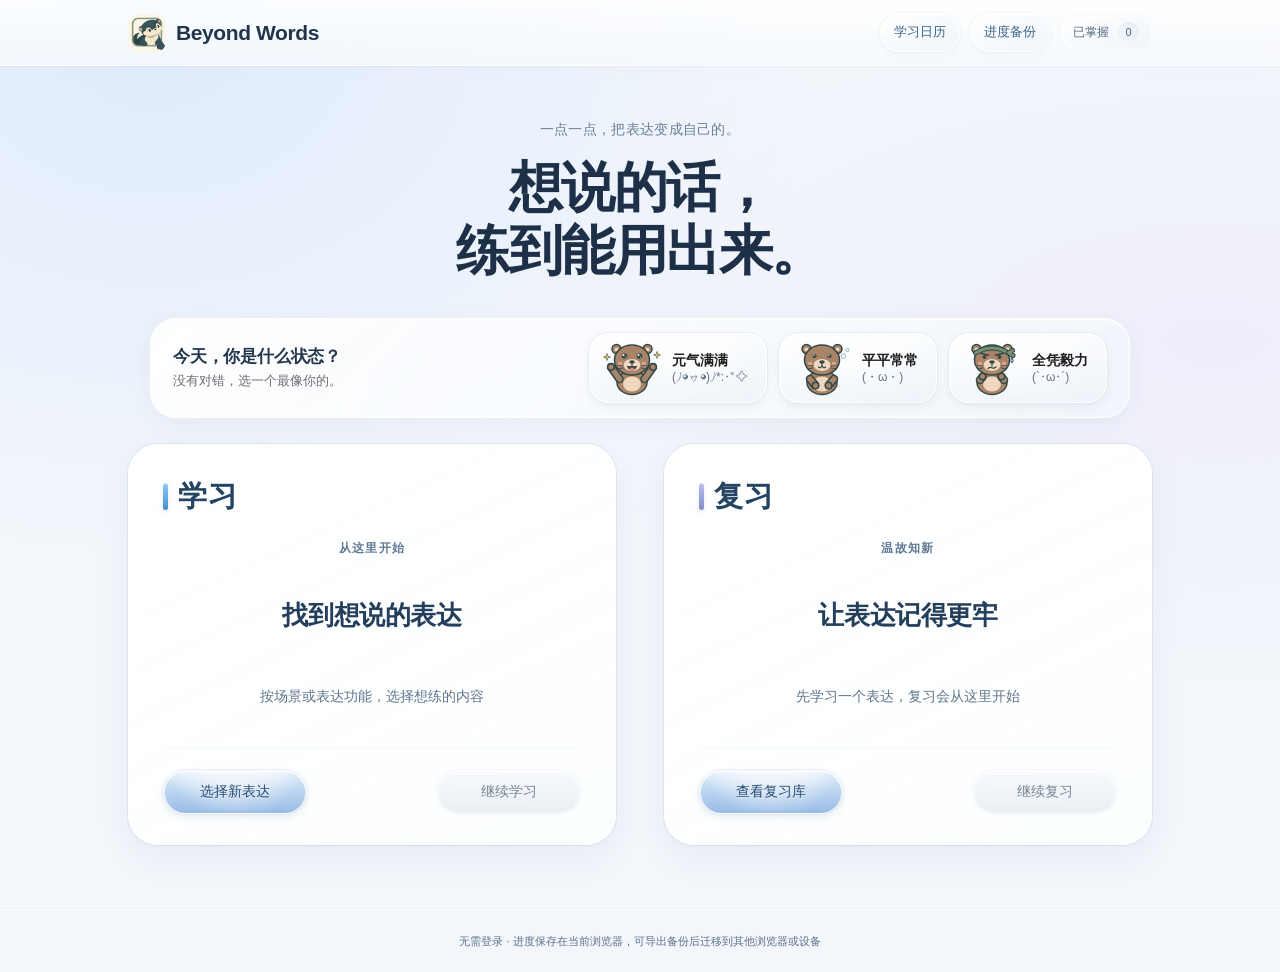
<file: index.html>
<!doctype html>
<html lang="zh-CN">
<head>
  <meta charset="UTF-8">
  <meta name="viewport" content="width=device-width, initial-scale=1">
  <meta name="theme-color" content="#f3f6fb">
  <title>Beyond Words</title>
  <link rel="icon" href="assets/favicon.ico?v=1.19.1-release" sizes="any">
  <link rel="icon" type="image/png" sizes="32x32" href="assets/favicon-32.png?v=1.19.1-release">
  <link rel="apple-touch-icon" sizes="180x180" href="assets/apple-touch-icon.png?v=1.19.1-release">
  <link rel="manifest" href="site.webmanifest?v=1.19.1-release">
  <link rel="stylesheet" href="style.css?v=1.19.1-release">
</head>
<body>
  <div id="storage-warning" role="alert" hidden>暂时无法保存进度。你仍可练习，但关闭页面后进度可能丢失。</div>
  <header class="site-header"><a href="#home" class="brand"><img class="brand-icon brand-mascot" src="assets/brand-icon.png?v=1.19.1-release" width="38" height="38" alt=""><span class="brand-name">Beyond Words</span></a><div class="header-tools"><button class="text-button" id="calendar-link" data-action="calendar">学习日历</button><button class="text-button" id="progress-link">进度备份</button><button class="text-button" id="mastered-link">已掌握 <span id="mastered-count">0</span></button></div></header>
  <main id="app"></main>
  <footer>无需登录 · 进度保存在当前浏览器，可导出备份后迁移到其他浏览器或设备</footer>
  <dialog id="dialog"></dialog>
  <div id="toast" role="status"></div>
  <script src="catalog.js?v=1.19.1-release"></script>
  <script src="content-core.js?v=1.19.1-release"></script>
  <script src="content-extra.js?v=1.19.1-release"></script>
  <script src="content-builder.js?v=1.19.1-release"></script>
  <script src="content-daily-2a.js?v=1.19.1-release"></script>
  <script src="content-daily-2b.js?v=1.19.1-release"></script>
  <script src="content-daily-3a.js?v=1.19.1-release"></script>
  <script src="content-daily-3b.js?v=1.19.1-release"></script>
  <script src="content-work-1.js?v=1.19.1-release"></script>
  <script src="content-work-2.js?v=1.19.1-release"></script>
  <script src="content-work-3.js?v=1.19.1-release"></script>
  <script src="content-phrases-a.js?v=1.19.1-release"></script>
  <script src="content-phrases-b.js?v=1.19.1-release"></script>
  <script src="content-daily-more-a.js?v=1.19.1-release"></script>
  <script src="content-daily-more-b.js?v=1.19.1-release"></script>
  <script src="content-daily-more-c.js?v=1.19.1-release"></script>
  <script src="content-work-expansion-a.js?v=1.19.1-release"></script>
  <script src="content-work-expansion-b.js?v=1.19.1-release"></script>
  <script src="content-work-expansion-c.js?v=1.19.1-release"></script>
  <script src="content-exam-a.js?v=1.19.1-release"></script>
  <script src="content-exam-b.js?v=1.19.1-release"></script>
  <script src="content-safety-health.js?v=1.19.1-release"></script>
  <script src="content-exam-tasks.js?v=1.19.1-release"></script>
  <script src="catalog-expansion.js?v=1.19.1-release"></script>
  <script src="catalog-phrases.js?v=1.19.1-release"></script>
  <script src="catalog-coverage.js?v=1.19.1-release"></script>
  <script src="catalog-audit.js?v=1.19.1-release"></script>
  <script src="legacy-content.js?v=1.19.1-release"></script>
  <script src="content-history-1.3.1.js?v=1.19.1-release"></script>
  <script src="content-pilot.js?v=1.19.1-release"></script>
  <script src="catalog-pilot.js?v=1.19.1-release"></script>
  <script src="cecilia-materials.js?v=1.19.1-release"></script>
  <script src="content-cecilia-a.js?v=1.19.1-release"></script>
  <script src="content-cecilia-b.js?v=1.19.1-release"></script>
  <script src="content-cecilia-c0.js?v=1.19.1-release"></script>
  <script src="content-cecilia-c1.js?v=1.19.1-release"></script>
  <script src="content-cecilia-c2.js?v=1.19.1-release"></script>
  <script src="content-cecilia-c3.js?v=1.19.1-release"></script>
  <script src="content-cecilia-c4.js?v=1.19.1-release"></script>
  <script src="content-cecilia-c5.js?v=1.19.1-release"></script>
  <script src="catalog-cecilia.js?v=1.19.1-release"></script>
  <script src="cecilia-ui.js?v=1.19.1-release"></script>
  <script src="pilot-ui.js?v=1.19.1-release"></script>
  <script src="hint-rules.js?v=1.19.1-release"></script>
  <script src="notes-support.js?v=1.19.1-release"></script>
  <script src="progress-tools.js?v=1.19.1-release"></script>
  <script src="learning-support.js?v=1.19.1-release"></script>
  <script src="hint-support.js?v=1.19.1-release"></script>
  <script src="keyboard-support.js?v=1.19.1-release"></script>
  <script src="journal-support.js?v=1.19.1-release"></script>
  <script src="question-plan.js?v=plan-1"></script>
  <script src="app.js?v=1.19.1-release"></script>
</body>
</html>
</file>
<file: style.css>
:root{--ink:#1d1d1f;--muted:#6e6e73;--line:#e5e5e9;--paper:#f5f5f7;--white:#fff;--accent:#0071e3;--pale:#edf5ff;--purple:#f1edff;--danger:#b42318;--radius:28px;font-family:-apple-system,BlinkMacSystemFont,"SF Pro Display","SF Pro Text","Helvetica Neue","PingFang SC","Microsoft YaHei",sans-serif;font-size:15px;line-height:1.6;color:var(--ink);background:var(--paper);-webkit-font-smoothing:antialiased}
*{box-sizing:border-box}body{margin:0}button,input,textarea{font:inherit}button,a,input,textarea{touch-action:manipulation}button{border:0;cursor:pointer;-webkit-tap-highlight-color:transparent}button:disabled{cursor:not-allowed;opacity:.4}button,a{transition:background .18s,color .18s,box-shadow .18s,transform .18s}a{color:inherit;text-decoration:none}button:focus-visible,a:focus-visible{outline:3px solid #0071e3;outline-offset:4px}h1,h2,h3,p{margin:0}h1{font-size:clamp(36px,5vw,56px);line-height:1.12;font-weight:650;letter-spacing:-1.5px}h2{font-size:28px;line-height:1.35;font-weight:600;letter-spacing:-.6px}h3{font-size:20px;font-weight:600}p+p{margin-top:12px}
.site-header{position:sticky;top:0;z-index:5;display:flex;justify-content:space-between;align-items:center;gap:20px;max-width:none;padding:12px max(28px,calc((100vw - 1024px)/2));min-height:66px;border-bottom:1px solid #00000009;background:#fbfbfddd;backdrop-filter:saturate(180%) blur(20px);-webkit-backdrop-filter:saturate(180%) blur(20px)}.brand{display:flex;align-items:center;gap:10px;font-size:21px;line-height:1;font-weight:650;letter-spacing:-.6px}.brand-icon{display:grid;place-items:center;width:31px;height:31px;border-radius:9px;background:#1d1d1f;color:#fff;font-size:18px}.brand-en{margin-left:10px;font-size:10px;font-weight:500;letter-spacing:1.6px;color:var(--muted)}.text-button{display:inline-flex;align-items:center;justify-content:center;gap:5px;min-height:40px;padding:8px 6px;background:transparent;color:var(--accent);font-size:13px}.text-button:hover{text-decoration:underline;text-underline-offset:4px}#mastered-link{color:#424245;font-size:12px}#mastered-count{display:grid;place-items:center;min-width:21px;height:21px;margin-left:4px;background:#eaeaec;color:#6e6e73;border-radius:50%;font-size:11px}main{max-width:1080px;margin:auto;padding:36px 28px 64px;min-height:calc(100vh - 145px)}footer{padding:22px 24px;border-top:1px solid #dedee2;text-align:center;font-size:11px;color:var(--muted);line-height:1.7;background:#f5f5f7}.eyebrow{margin-bottom:16px;font-size:12px;font-weight:600;letter-spacing:.3px;color:var(--muted)}.lead{margin-top:16px;color:var(--muted);font-size:17px;line-height:1.65}.small{font-size:13px;color:var(--muted)}
.home-intro{max-width:850px;text-align:center;margin:0 auto;padding:38px 0 48px}.home-intro .eyebrow{font-size:14px;font-weight:500;margin-bottom:20px}.home-intro h1{font-size:clamp(40px,5.2vw,64px);line-height:1.12;letter-spacing:-2px}.home-intro .lead{font-size:19px;margin-top:24px}.home-grid{display:grid;grid-template-columns:1fr 1fr;gap:24px}.home-card{display:flex;flex-direction:column;align-items:flex-start;position:relative;min-height:274px;padding:32px 34px;border:1px solid #fff;border-radius:30px;background:var(--white);box-shadow:0 4px 22px #00000004}.home-card:hover{transform:translateY(-3px);box-shadow:0 10px 32px #0000000a}.home-card h2{margin:22px 0 10px;font-size:30px;letter-spacing:-.9px}.home-card p{font-size:15px;color:var(--muted)}.card-icon{display:grid;place-items:center;width:52px;height:52px;border-radius:16px;background:#edf5ff;color:#0071e3}.card-icon svg{width:29px;height:29px;stroke:currentColor;fill:none;stroke-width:1.65;stroke-linecap:round;stroke-linejoin:round}.home-card.review .card-icon{background:#f2edff;color:#7353ba}.card-bottom{display:flex;justify-content:space-between;align-items:center;gap:15px;width:100%;margin-top:28px;color:var(--muted);font-size:12px}.round-arrow{display:grid;place-items:center;width:32px;height:32px;flex-shrink:0;background:#0071e3;color:white;border-radius:50%;font-size:20px;font-weight:400}.home-card:hover .round-arrow{background:#0077ed;transform:translateX(2px)}.note-line{display:flex;justify-content:center;align-items:center;gap:9px;margin-top:28px;color:var(--muted);font-size:12px}.dot{width:5px;height:5px;flex-shrink:0;border-radius:50%;background:#aaaab0}
.breadcrumbs{display:flex;align-items:center;gap:10px;margin-bottom:24px;font-size:12px;color:var(--muted)}.breadcrumbs button{background:transparent;color:var(--muted);padding:4px 0;min-height:28px}.breadcrumbs button:hover{color:var(--accent)}.page-heading{display:flex;align-items:flex-end;justify-content:space-between;gap:24px;margin:10px 0 30px}.page-heading h1{font-size:38px}.page-heading .eyebrow{margin-bottom:12px}.tabs{display:flex;gap:3px;width:max-content;max-width:100%;background:#e8e8ed;border-radius:999px;padding:4px;margin:28px 0 20px}.tabs button{padding:9px 22px;min-height:38px;border-radius:999px;background:transparent;color:#6e6e73;font-size:13px;font-weight:500}.tabs button.active{background:#fff;color:var(--ink);box-shadow:0 2px 6px #00000010}.chips{display:flex;flex-wrap:wrap;gap:9px;margin-bottom:28px}.chip{padding:8px 16px;min-height:36px;border-radius:999px;background:#ececf0;color:#515154;font-size:12px}.chip:hover{background:#e3e3e8}.chip.active{background:#e5f0ff;color:#0066cc}.library-item{display:flex;align-items:center;justify-content:space-between;gap:28px;background:white;border-radius:24px;padding:30px 32px;border:1px solid #fff;box-shadow:0 4px 22px #00000003}.library-item h3{font-size:23px;line-height:1.4;margin:13px 0 10px;letter-spacing:-.5px}.library-item .small{max-width:580px}.tag{display:inline-flex;align-items:center;border-radius:6px;padding:3px 8px;background:#edf5ff;color:#0066cc;font-size:11px;font-weight:500}.tag.purple{background:#f1edff;color:#7051b6}
.button{display:inline-flex;align-items:center;justify-content:center;gap:8px;min-height:44px;padding:11px 24px;border-radius:999px;background:#0071e3;color:white;font-size:14px;font-weight:500;line-height:1.5}.button:hover{background:#0077ed;box-shadow:0 3px 10px #0071e316}.button:active{transform:scale(.98)}.button.secondary{background:transparent;color:#0066cc}.button.secondary:hover{background:#edf5ff;box-shadow:none}.button.outline{background:transparent;color:#0066cc;border:1px solid #0071e3}.button.outline:hover{background:#0071e3;color:white;box-shadow:none}.button.danger{background:#fff0ed;color:#b42318}.button.danger:hover{background:#ffe2dc;box-shadow:none}.actions{display:flex;align-items:center;flex-wrap:wrap;gap:12px;margin-top:24px}.actions>.small{font-size:11px;color:#86868b}.resume{display:flex;align-items:center;justify-content:space-between;gap:18px;padding:20px 24px;margin-bottom:22px;border-radius:20px;background:#eaf2fc;color:#1d1d1f}.resume strong{font-size:14px;font-weight:600}.resume p{font-size:12px;color:#536273;margin-top:4px}
.study-layout{max-width:760px;margin:auto}.study-header{display:flex;align-items:center;justify-content:space-between;gap:16px;margin-bottom:12px}.study-header>div{display:flex;gap:12px}.step-label{font-size:12px;color:var(--muted)}.progress-track{height:4px;background:#e4e4e9;border-radius:20px;overflow:hidden;margin-bottom:24px}.progress-track span{display:block;height:100%;background:#0071e3;border-radius:20px;transition:width .25s ease}.sheet{background:#fff;border:1px solid #fff;border-radius:28px;padding:38px 40px;box-shadow:0 4px 24px #00000003}.sheet .eyebrow{margin-bottom:20px}.meaning-title{font-size:23px;line-height:1.45;margin-bottom:12px}.prompt{font-size:clamp(25px,3.2vw,32px);font-weight:600;line-height:1.4;letter-spacing:-.6px;margin:16px 0 22px}.answer-instruction{font-size:13px;line-height:1.8;color:var(--muted);margin-bottom:16px}textarea,input[type=text]{display:block;width:100%;border:1px solid #d2d2d7;border-radius:14px;background:#fafafa;padding:17px 18px;color:var(--ink);transition:border-color .15s,box-shadow .15s;outline:none}textarea{min-height:108px;resize:vertical;font-size:19px;line-height:1.6}input[type=text]{font-size:15px;min-height:50px}textarea::placeholder,input::placeholder{color:#77777d;font-size:14px}textarea:focus,input:focus{border-color:#0071e3;box-shadow:0 0 0 3px #0071e320;background:#fff}.hint-wrap{display:flex;flex-wrap:wrap;gap:8px;margin-top:18px}.hint-wrap button{min-height:36px;padding:7px 12px;border-radius:999px;background:#f5f5f7;color:#0066cc;font-size:12px}.hint-wrap button:hover{background:#edf5ff}.hint-box{padding:15px 18px;margin-top:12px;border-radius:14px;background:#f5f5f7;color:#515154;font-size:13px;line-height:1.9;white-space:pre-line}.answer-box{border-top:1px solid var(--line);margin-top:28px;padding-top:24px;scroll-margin-top:90px;scroll-margin-bottom:22px}.result{font-size:14px;font-weight:600;color:#248a3d}.result.comparison{color:#515154;font-weight:500}.answer-en{font-size:24px;line-height:1.5;font-weight:600;letter-spacing:-.3px;margin:10px 0;overflow-wrap:anywhere}.variants{font-size:14px;color:#515154;margin:12px 0;line-height:1.9}.input-echo{font-size:14px;color:var(--muted);margin-top:10px;overflow-wrap:anywhere}.input-echo mark{background:#eef0f5;color:#34434b;border-radius:4px;padding:1px 3px}.grade-row{display:flex;gap:10px;margin:14px 0 10px}.grade-row button{flex:1;min-height:48px;padding:12px 8px;border:1px solid transparent;border-radius:14px;background:#f5f5f7;color:#333336;font-size:14px;font-weight:500}.grade-row button:hover{background:#eaf3ff;color:#0066cc;border-color:#cce1ff}.grade-row button:active{transform:scale(.98)}.grade-guide{margin-top:14px;padding-top:13px}.grade-guide summary{font-size:12px;color:var(--muted)}.large-expression{font-size:clamp(36px,5vw,48px);font-family:inherit;letter-spacing:-1.6px;line-height:1.2;margin-bottom:22px;font-weight:600}.formula{padding:17px 20px;background:#f5f5f7;border-radius:14px;color:#1d1d1f;font-size:16px;line-height:1.7;margin:24px 0;overflow-wrap:anywhere}.example{padding-left:18px;border-left:2px solid #d2e6fb;margin:23px 0}.example .en{font-size:20px;font-weight:500;letter-spacing:-.2px}.example .zh{font-size:13px;color:var(--muted);margin-top:5px}details{border-top:1px solid var(--line);padding-top:16px;margin-top:22px;font-size:13px;color:var(--muted)}summary{cursor:pointer;color:#0066cc;min-height:24px;line-height:1.7}details p{margin-top:10px;line-height:1.9}.section-label{display:block;font-size:13px;font-weight:500;color:#515154;margin:22px 0 10px}.custom-list{display:grid;gap:12px;margin-top:22px}.custom-item{padding:20px 22px;border-radius:18px;background:#f5f5f7;overflow-wrap:anywhere}.custom-item .en{font-size:18px;line-height:1.6;margin-top:8px}.item-actions{display:flex;gap:16px;margin-top:8px}.empty{padding:42px 32px;margin-top:26px;border-radius:24px;background:#fff;text-align:center;color:var(--muted)}.empty h3{color:var(--ink);margin-bottom:12px}.stats{display:grid;grid-template-columns:repeat(3,1fr);gap:12px;margin:28px 0 20px}.stat{padding:22px 12px;text-align:center;background:#f5f5f7;border-radius:18px}.stat strong{display:block;font-family:inherit;font-size:38px;line-height:1.2;letter-spacing:-1.5px;font-weight:600;margin-bottom:8px}.stat span{font-size:12px;color:var(--muted)}.success-symbol{display:grid;place-items:center;width:52px;height:52px;border-radius:50%;background:#eaf5ec;color:#248a3d;font-size:25px;margin-bottom:24px}.divider{border:0;border-top:1px solid var(--line);margin:28px 0}.muted-box{padding:17px 20px;margin-top:22px;border-radius:14px;background:#f5f5f7;color:var(--muted);font-size:13px;line-height:1.8}.due-note{margin-top:13px;font-size:12px;line-height:1.8;color:var(--muted)}
 dialog{width:calc(100% - 32px);max-width:480px;padding:32px;border:1px solid #ffffff99;border-radius:28px;background:#fff;color:var(--ink);box-shadow:0 28px 90px #00000025}dialog::backdrop{background:#00000038;backdrop-filter:blur(8px);-webkit-backdrop-filter:blur(8px)}dialog h2{font-size:25px;line-height:1.4;margin-bottom:15px;padding-right:20px}dialog p{font-size:14px;color:var(--muted);line-height:1.8}.dialog-close{float:right;display:grid;place-items:center;width:28px;height:28px;border-radius:50%;background:#f5f5f7;color:#6e6e73;font-size:20px;line-height:1}.dialog-close:hover{background:#e8e8ed}#toast{position:fixed;left:50%;bottom:28px;transform:translateX(-50%);z-index:10;max-width:90vw;padding:12px 22px;border-radius:999px;background:#1d1d1fee;color:white;box-shadow:0 4px 25px #0001;backdrop-filter:blur(15px);font-size:13px;opacity:0;pointer-events:none;transition:opacity .18s}#toast.show{opacity:1}#storage-warning{position:relative;z-index:6;background:#fff4d9;color:#6c4d00;text-align:center;font-size:12px;padding:10px 20px}.sr-only{position:absolute;width:1px;height:1px;padding:0;margin:-1px;overflow:hidden;clip:rect(0,0,0,0);border:0}
@media(min-width:1450px){.home-intro{padding-top:60px;padding-bottom:54px}.home-card{min-height:300px}}
@media(max-width:650px){.site-header{padding:10px 20px;min-height:60px}.brand-en{display:none}main{padding:24px 20px 40px;min-height:calc(100vh - 148px)}.home-intro{padding:24px 0 34px}.home-intro h1{font-size:42px;letter-spacing:-1.5px}.home-intro .eyebrow{font-size:12px;margin-bottom:18px}.home-intro .lead{font-size:15px;max-width:290px;margin:20px auto 0}.home-grid{grid-template-columns:1fr;gap:16px}.home-card{min-height:210px;padding:26px 28px;border-radius:26px}.home-card h2{font-size:28px;margin-top:16px}.home-card p{font-size:14px}.card-icon{width:44px;height:44px;border-radius:13px}.card-icon svg{width:25px;height:25px}.card-bottom{margin-top:20px}.note-line{font-size:11px;align-items:flex-start;justify-content:flex-start;line-height:1.8;margin-top:24px}.page-heading{align-items:flex-start;flex-direction:column;gap:12px;margin-top:0}.page-heading h1{font-size:31px;letter-spacing:-1px}.lead{font-size:15px}.tabs button{padding:8px 17px}.chip{min-height:40px}.library-item{align-items:flex-start;flex-direction:column;padding:25px 24px;gap:22px}.library-item h3{font-size:21px}.library-item>.button{width:100%}.resume{align-items:flex-start;flex-direction:column;padding:20px}.study-header{gap:8px}.study-header>div{gap:4px}.study-header .text-button{font-size:12px}.step-label{font-size:11px}.sheet{padding:28px 24px;border-radius:24px}.prompt{font-size:25px;margin-bottom:19px}.meaning-title{font-size:20px}.answer-instruction{font-size:12px}.breadcrumbs{margin-bottom:18px}.actions{gap:8px;margin-top:20px}.actions .button{padding:11px 19px}.actions>.small{display:none}.button{font-size:13px}.answer-en{font-size:21px}.hint-wrap button{min-height:40px}.grade-row{gap:8px}.grade-row button{padding:12px 5px;font-size:13px}.stats{gap:9px}.stat{padding:18px 8px}.stat strong{font-size:32px}.formula{font-size:14px;padding:15px 16px}.example .en{font-size:18px}.custom-item{padding:18px}.page-heading>.button{width:auto}dialog{padding:28px 24px}footer{font-size:10px;padding:20px}.answer-box{scroll-margin-top:80px}}
@media(max-width:360px){main{padding-left:14px;padding-right:14px}.sheet{padding:24px 20px}.home-intro h1{font-size:36px}.study-header .text-button{font-size:11px}.prompt{font-size:23px}.button{padding-left:16px;padding-right:16px}}
@media(prefers-reduced-motion:reduce){*,*::before,*::after{transition:none!important;scroll-behavior:auto!important}}

/* A glass control layer; reading surfaces stay solid. */
:root{--glass-edge:rgba(255,255,255,.82);--glass-shadow:0 3px 6px rgba(26,52,86,.09),0 10px 22px rgba(26,52,86,.06)}
.button{position:relative;isolation:isolate;overflow:hidden;min-height:46px;border:1px solid rgba(255,255,255,.46);background:radial-gradient(ellipse at 25% -20%,rgba(255,255,255,.6),transparent 65%),linear-gradient(180deg,rgba(58,153,255,.96),rgba(0,113,227,.98) 58%,rgba(0,97,207,.97));box-shadow:inset 0 1px 1px rgba(255,255,255,.7),inset 0 -1px 1px rgba(0,54,136,.32),0 3px 5px rgba(0,76,153,.16),0 10px 20px rgba(0,113,227,.12);backdrop-filter:blur(14px) saturate(150%);-webkit-backdrop-filter:blur(14px) saturate(150%);transition:transform .18s,box-shadow .18s,filter .18s}
.button::before{content:"";position:absolute;pointer-events:none;inset:0 10% 53%;border-radius:inherit;background:linear-gradient(180deg,rgba(255,255,255,.2),rgba(255,255,255,0));z-index:-1}
.button:hover{background:radial-gradient(ellipse at 25% -20%,rgba(255,255,255,.65),transparent 65%),linear-gradient(180deg,#4eabff,#087aee 58%,#066bd7);transform:translateY(-1px);box-shadow:inset 0 1px 1px #ffffffc0,inset 0 -1px 1px #003b8a55,0 5px 8px #005ca32b,0 14px 24px #0071e326}
.button:active{transform:translateY(1px) scale(.985);box-shadow:inset 0 2px 5px #003b8a2b,inset 0 1px 1px #ffffff80,0 1px 2px #004f942b}
.button:disabled{transform:none;filter:saturate(.4);opacity:.45;box-shadow:inset 0 1px 1px #ffffff90,0 2px 4px #203f5b10}
.button.secondary,.button.outline{border:1px solid var(--glass-edge);background:linear-gradient(165deg,#fffffff5,#f2f6fbcc);color:#315170;box-shadow:inset 0 1px 1px #fff,inset 0 -1px 1px #b1c0d033,0 0 0 1px #899bb41c,var(--glass-shadow)}
.button.secondary:hover,.button.outline:hover{background:linear-gradient(165deg,#fff,#e9f2ffeb);color:#005ebc;border-color:#fff;box-shadow:inset 0 1px 1px #fff,0 0 0 1px #79a6d333,0 6px 14px #23466c14}
.button.danger{border-color:#ffffff99;background:linear-gradient(165deg,#fff4f2,#ffe3dfeb);color:#b42318;box-shadow:inset 0 1px 1px #fff,inset 0 -1px 1px #c3694d20,0 0 0 1px #e59e8f33,0 4px 10px #8a352413}
.button.danger:hover{background:linear-gradient(165deg,#fff1ed,#ffd4cce8);color:#a51a0e;box-shadow:inset 0 1px 1px #fff,0 0 0 1px #d684713d,0 6px 14px #8a35241c}
.round-arrow{background:radial-gradient(ellipse at 30% 0,#ffffff99,transparent 70%),linear-gradient(180deg,#43a2ff,#006cdd);border:1px solid #ffffff75;box-shadow:inset 0 1px 1px #ffffffa6,inset 0 -1px 1px #004f9b66,0 3px 6px #0066bb26}
.home-card:hover .round-arrow{background:linear-gradient(180deg,#63b1ff,#0071e3);box-shadow:inset 0 1px 1px #fff9,0 5px 10px #0066bb26}
.tabs{border:1px solid #ffffffa6;background:linear-gradient(160deg,#eceff4b3,#e6ebf2b3);box-shadow:inset 0 1px 2px #a4b1c017,0 0 0 1px #b9c3ce24;backdrop-filter:blur(16px);-webkit-backdrop-filter:blur(16px)}
.tabs button.active{background:linear-gradient(165deg,#fffffff7,#f6f9fce6);box-shadow:inset 0 1px 0 #fff,0 2px 5px #233b551f,0 0 0 1px #ffffff99}
.session-tools{display:flex;align-items:center;gap:14px!important}.utility-link{display:inline-flex;align-items:center;justify-content:center;min-height:38px;padding:7px 4px;background:transparent;color:#6e6e73;font-size:12px;border-radius:7px}.utility-link:hover{color:#0066cc;background:#eaf2fb70}.utility-link:active{transform:translateY(1px)}
.lesson-menu{position:relative;margin:0;padding:0;border:0}.lesson-menu>.menu-toggle{display:grid;place-items:center;width:38px;height:36px;min-height:36px;border:1px solid #ffffffc9;border-radius:999px;background:linear-gradient(160deg,#ffffffe6,#edf2f8b3);box-shadow:inset 0 1px 0 #fff,0 0 0 1px #a2b0c21a,0 2px 5px #1e395b0d;color:#536477;font-size:23px;font-weight:600;line-height:1;letter-spacing:1px;list-style:none;user-select:none}.lesson-menu>.menu-toggle::-webkit-details-marker{display:none}.lesson-menu[open]>.menu-toggle,.lesson-menu>.menu-toggle:hover{background:#e5effb;color:#0066cc}.menu-panel{position:absolute;right:0;top:calc(100% + 10px);z-index:8;min-width:176px;padding:6px;border:1px solid #ffffffed;border-radius:17px;background:#fffffff0;box-shadow:0 0 0 1px #d4dce580,0 8px 28px #172e4e1c;backdrop-filter:blur(22px);-webkit-backdrop-filter:blur(22px)}.menu-action{display:block;width:100%;min-height:44px;padding:11px 14px;border-radius:11px;background:transparent;color:#243d56;text-align:left;font-size:13px}.menu-action:hover{background:#edf4fd}
.input-toolbar{display:flex;align-items:center;justify-content:space-between;gap:12px;margin:24px 0 10px}.input-label{font-size:12px;font-weight:500;color:#5f6b78}.input-toolbar .hint-wrap{margin:0;gap:7px}.hint-wrap .hint-button{min-height:32px;padding:5px 11px;border:1px solid #ffffffc9;border-radius:999px;background:linear-gradient(165deg,#fffffff0,#eff3f8b3);color:#46627e;font-size:11px;box-shadow:inset 0 1px 0 #fff,0 0 0 1px #a1b0c421,0 2px 3px #18375508;backdrop-filter:blur(12px);-webkit-backdrop-filter:blur(12px)}.hint-wrap .hint-button:hover{background:linear-gradient(165deg,#fff,#e8f2ff);color:#0066cc;box-shadow:inset 0 1px 0 #fff,0 0 0 1px #82afd43b,0 3px 7px #18375510}.hint-wrap .hint-button:active{transform:translateY(1px)}
.answer-actions{display:flex;justify-content:space-between;align-items:center;gap:18px;margin-top:20px;padding-bottom:2px}.reveal-link{display:inline-flex;align-items:center;min-height:44px;padding:8px 0;background:none;color:#697888;font-size:13px}.reveal-link:hover{color:#0066cc;text-decoration:underline;text-underline-offset:4px}.submit-group{display:flex;align-items:center;gap:14px}.keyboard-note{font-size:11px;color:#7b8591}.primary-check{min-width:142px;padding:12px 21px;font-size:14px}.submit-glyph{font-size:18px;line-height:1;opacity:.82;margin-left:5px}
.response-panel{padding:20px;margin-top:25px;background:linear-gradient(180deg,#f8fafc,#f4f7fa);border:1px solid #eef2f6;border-radius:22px}.response-panel>.section-label{margin:0 0 16px;text-align:center;font-size:13px;color:#536170;font-weight:500}.grade-row{margin:0;gap:12px}.grade-row button{min-height:48px;border:1px solid #ffffffee;border-radius:999px;background:radial-gradient(ellipse at 50% -20%,#fff,transparent 70%),linear-gradient(170deg,#ffffffeb,#edf2f8cf);box-shadow:inset 0 1px 1px #fff,inset 0 -1px 1px #bac7d438,0 0 0 1px #aab8c32b,0 3px 6px #1831490f,0 7px 12px #18314908;color:#2e455c;font-size:14px;font-weight:500;backdrop-filter:blur(14px);-webkit-backdrop-filter:blur(14px)}.grade-row button:hover{border-color:#fff;background:linear-gradient(165deg,#fff,#e9f3ff);box-shadow:inset 0 1px 1px #fff,0 0 0 1px #75a9db55,0 5px 10px #204c7717;color:#005ebc;transform:translateY(-1px)}.grade-row button:active{transform:translateY(1px) scale(.98);box-shadow:inset 0 2px 4px #92a5ba21,0 0 0 1px #75a9db44,0 1px 2px #204c7717}.assistance-note{font-size:11px;color:#788593;text-align:center;line-height:1.7;margin-top:14px}.response-panel .grade-guide{border:0;margin-top:14px;padding:0;text-align:center}.response-panel .grade-guide summary{font-size:11px;color:#6f7e8f}.response-panel .grade-guide p{text-align:left;background:#fff9;padding:14px 16px;border-radius:12px;font-size:12px;line-height:1.9}.answer-followups{display:flex;justify-content:center;align-items:center;gap:28px;margin-top:13px}.answer-followups .utility-link{font-size:12px;color:#7a8592}.answer-followups .utility-link:hover{color:#0066cc}
.sheet>.actions,dialog>.actions{justify-content:flex-end}.sheet>.actions>.button:first-child,dialog>.actions>.button:first-child{order:2}.sheet>.actions>.button.secondary,.sheet>.actions>.button.outline,dialog>.actions>.button.secondary{order:1}.sheet>.actions>.text-button{order:0}
@media(max-width:650px){.input-toolbar{flex-wrap:wrap;gap:8px;margin-top:22px}.input-label{flex:1 0 100%}.input-toolbar .hint-wrap{justify-content:flex-start}.hint-wrap .hint-button{min-height:36px;padding:6px 12px;font-size:11px}.answer-actions{gap:14px;margin-top:18px}.keyboard-note{display:none}.submit-group{margin-left:auto}.primary-check{min-width:132px;font-size:13px}.reveal-link{font-size:12px}.response-panel{padding:18px 14px;border-radius:20px}.grade-row{gap:9px}.grade-row button{font-size:13px;min-height:46px}.session-tools{gap:9px!important}.session-tools .utility-link{font-size:11px}.lesson-menu>.menu-toggle{width:34px;height:34px;min-height:34px}.assistance-note{font-size:10px}.sheet>.actions{gap:8px}.sheet>.actions>.button{min-width:0}.answer-followups{gap:24px}}
@media(prefers-reduced-transparency:reduce){.button,.button.secondary,.button.outline,.grade-row button,.hint-wrap .hint-button,.lesson-menu>.menu-toggle,.menu-panel{backdrop-filter:none;-webkit-backdrop-filter:none}.button{background:#0071e3}.button.secondary,.button.outline,.grade-row button,.hint-wrap .hint-button,.lesson-menu>.menu-toggle,.menu-panel{background:#fff}}
@media(prefers-contrast:more){.button{background:#005bbd;border-color:#004b9b;box-shadow:none}.button.secondary,.button.outline,.grade-row button,.hint-wrap .hint-button,.lesson-menu>.menu-toggle{background:#fff;border-color:#63788f;color:#17334f;box-shadow:none}.keyboard-note,.utility-link,.assistance-note,.input-label,.reveal-link{color:#35495d}}
.sheet>.actions>.button:not(.secondary):not(.outline),dialog>.actions>.button:not(.secondary):not(.outline){order:2}.answer-box>.actions{justify-content:flex-end}
summary:focus-visible{outline:3px solid #0071e3;outline-offset:4px;border-radius:7px}
@media(prefers-reduced-motion:reduce){.button:hover,.button:active,.grade-row button:hover,.grade-row button:active,.home-card:hover,.round-arrow:hover{transform:none}}

.menu-panel[hidden]{display:none!important}

/* Unified workspace: ambient canvas, raised surfaces, recessed input, glass controls. */
:root{--paper:#f3f6fb;--surface:rgba(255,255,255,.94);--surface-edge:rgba(255,255,255,.98);--surface-line:rgba(132,159,194,.16);--surface-shadow:0 12px 36px rgba(37,68,109,.055),0 2px 5px rgba(37,68,109,.025);--surface-shadow-raised:0 18px 44px rgba(37,68,109,.095),0 3px 8px rgba(37,68,109,.035);--well-top:rgba(233,240,249,.8);--well-bottom:rgba(248,251,255,.95);--reading:#23364d;--supporting:#62748a}
body{background:radial-gradient(ellipse at 12% 5%,rgba(208,227,252,.55),transparent 42%),radial-gradient(ellipse at 95% 38%,rgba(227,221,248,.32),transparent 43%),#f3f6fb;background-attachment:fixed;color:var(--reading)}
.site-header{background:linear-gradient(180deg,#ffffffd9,#f6f9fccc);border-bottom:1px solid #ffffffd9;box-shadow:0 1px 0 #a6b9d019,0 3px 18px #314d6c04;backdrop-filter:blur(24px) saturate(150%);-webkit-backdrop-filter:blur(24px) saturate(150%)}
.brand{color:#23354b}.brand-icon{background:radial-gradient(ellipse at 25% 0,#ffffffa3,transparent 70%),linear-gradient(160deg,#4b6d95,#253f60);border:1px solid #ffffffa6;box-shadow:inset 0 1px 0 #fff6,inset 0 -1px 1px #102d4d66,0 3px 7px #213b5919}
#mastered-link{padding:6px 12px;min-height:34px;border:1px solid #ffffffc9;border-radius:999px;background:linear-gradient(150deg,#ffffffd9,#edf3f9c4);box-shadow:inset 0 1px 0 #fff,0 0 0 1px #9eb1ca14;color:#52677f}
#mastered-count{background:#dfe9f44d;color:#52677f;box-shadow:inset 0 1px 3px #7892b41c,inset 0 -1px 0 #fff}
main{padding-top:24px}.study-layout{max-width:800px}.breadcrumbs{margin-bottom:16px;color:#6d8198}.breadcrumbs button{color:#6d8198}.breadcrumbs button:hover{color:#0071e3}
.sheet,.home-card,.library-item,.empty{background:linear-gradient(155deg,rgba(255,255,255,.97),rgba(252,254,255,.92));border:1px solid var(--surface-edge);box-shadow:0 0 0 1px var(--surface-line),var(--surface-shadow);backdrop-filter:blur(18px);-webkit-backdrop-filter:blur(18px)}
.sheet{padding:32px;border-radius:28px}.home-card{border-radius:30px}.home-card:hover{box-shadow:0 0 0 1px #d7e4f166,var(--surface-shadow-raised)}
.card-icon{border:1px solid #ffffffed;background:linear-gradient(155deg,#fffffff2,#e5f0fccc);box-shadow:inset 0 1px 1px #fff,inset 0 -1px 1px #b7cce544,0 0 0 1px #adc7df24,0 4px 10px #325b8310}.home-card.review .card-icon{background:linear-gradient(155deg,#fffffff2,#ece7f9cc);box-shadow:inset 0 1px 1px #fff,inset 0 -1px 1px #c4b8dd3b,0 0 0 1px #c0b1d629,0 4px 10px #5b3f8310}
.home-intro h1{color:#1d3048}.home-intro .lead,.home-card p{color:#65778d}.home-intro .eyebrow{color:#6a7f96}.home-grid{gap:22px}.note-line{color:#708197}.dot{background:#91a8c2}
.page-heading h1,.library-item h3{color:#243950}.tag{border:1px solid #fff9;background:linear-gradient(150deg,#edf5ffe6,#e3eef9b3);box-shadow:inset 0 1px 0 #fff;color:#426a96}.tag.purple{background:linear-gradient(150deg,#f4f0ff,#e8e0f3cc);color:#786493}
.chip{border:1px solid #ffffffc9;background:linear-gradient(155deg,#ffffffe6,#eaf0f7b3);box-shadow:inset 0 1px 0 #fff,0 0 0 1px #b8c9db29;color:#5c7088}.chip:hover{background:linear-gradient(155deg,#fff,#e4eefbcc)}.chip.active{background:linear-gradient(155deg,#eff7ff,#dceafad9);color:#1767b7;border-color:#fff;box-shadow:inset 0 1px 0 #fff,0 0 0 1px #9abce24d,0 3px 7px #366a9f0c}
.resume{border:1px solid #ffffffed;background:linear-gradient(135deg,#f9fcffeb,#e7f0fbd9);box-shadow:inset 0 1px 0 #fff,0 0 0 1px #b5cce333,0 5px 18px #22486e05}.resume p{color:#667d95}
.session-bar{position:relative;z-index:2;padding:16px 20px 14px;margin-bottom:18px;border:1px solid #ffffffed;border-radius:24px;background:linear-gradient(150deg,#ffffffdb,#eaf1fac4);box-shadow:inset 0 1px 1px #fff,0 0 0 1px #afc3dc30,0 7px 22px #335a8308;backdrop-filter:blur(20px);-webkit-backdrop-filter:blur(20px)}
.session-bar .study-header{margin:0;min-height:36px}.study-header>.session-title{display:block}.session-caption{font-size:10px;line-height:1.4;letter-spacing:.7px;color:#7a8da4;margin-bottom:3px}.session-title .step-label{font-size:14px;font-weight:600;line-height:1.4;color:#34516f}.session-bar .session-tools{gap:12px!important}.session-bar .utility-link{color:#6b7e94;font-size:11px}.session-bar .utility-link:hover{color:#0066cc}
.session-bar .progress-track{height:12px;padding:2px;margin:12px 0 10px;border:1px solid #ffffffcf;border-radius:999px;background:linear-gradient(180deg,#dce6f2d9,#edf3fae6);box-shadow:inset 0 2px 3px #5575981a,inset 0 -1px 0 #fff,0 1px 0 #ffffffb3;overflow:hidden}
.session-bar .progress-track>span{height:100%;border-radius:999px;background:linear-gradient(180deg,#80c1ff,#2689ed 50%,#1875d7);box-shadow:inset 0 1px 0 #ffffffb3,0 1px 3px #126ec64d;transition:width .25s ease}
.session-steps{display:flex;justify-content:space-between;align-items:center;gap:8px}.session-step{display:inline-flex;align-items:center;gap:6px;padding:3px 6px;border:1px solid transparent;border-radius:999px;font-size:10px;line-height:1.5;white-space:nowrap;color:#8596a9}.session-step i{display:grid;place-items:center;width:16px;height:16px;border-radius:50%;font-style:normal;font-size:9px;font-weight:600;color:#8b9aab;background:#dfe8f34d;box-shadow:inset 0 1px 2px #6684a012,inset 0 -1px 0 #fff9}.session-step.done{color:#5e7fa3}.session-step.done i{color:#4978a9;background:#e6f0fc99}.session-step.current{border-color:#ffffffe6;background:linear-gradient(155deg,#fff,#e9f3ffcf);color:#216fb9;box-shadow:inset 0 1px 0 #fff,0 1px 4px #3d6d9a0c}.session-step.current i{color:#fff;background:linear-gradient(180deg,#6ab0f5,#297fda);box-shadow:inset 0 1px 0 #fff6,0 1px 3px #3978b02b}
.question-sheet{padding:28px 30px}.question-heading .eyebrow{display:inline-flex;align-items:center;padding:4px 9px;border:1px solid #ffffffe6;border-radius:8px;background:linear-gradient(150deg,#f4f8fd,#eaf1f9b3);box-shadow:inset 0 1px 0 #fff;margin:0 0 10px;color:#6b8097;font-size:10px;font-weight:500;letter-spacing:.2px}.question-heading .meaning-title{font-size:17px;font-weight:550;line-height:1.5;color:#4b6380;margin:0 0 6px}.question-heading>.small{font-size:11px;color:#8290a2;line-height:1.7;margin-bottom:13px}.question-heading .prompt{font-size:30px;line-height:1.45;font-weight:600;letter-spacing:-.6px;color:#213951;margin:7px 0 12px}.question-heading .answer-instruction{font-size:12px;color:#76879b;line-height:1.8;margin:0}
.composition{position:relative;padding:16px;margin-top:22px;border:1px solid #fffffff2;border-radius:23px;background:linear-gradient(150deg,#ffffffd9,#edf3fac4);box-shadow:inset 0 1px 0 #fff,0 0 0 1px #b3c7dd38,0 5px 18px #345a8005;transition:box-shadow .18s,border-color .18s}
.composition:focus-within{border-color:#afd0f180;box-shadow:inset 0 1px 0 #fff,0 0 0 3px #0071e30b,0 0 0 1px #8db8df5c,0 8px 22px #2d7abb08}
.composition .input-toolbar{margin:0 0 11px;min-height:28px}.composition .input-label{display:inline-flex;align-items:center;gap:7px;color:#58718b;font-size:11px;font-weight:500}.input-symbol{display:grid;place-items:center;width:23px;height:23px;border:1px solid #fff9;border-radius:7px;background:#e7eff98c;box-shadow:inset 0 1px 2px #4d739611,inset 0 -1px 0 #fff;color:#7493b0;font-size:16px}
textarea,input[type=text]{border:1px solid #b2c8df4d;background:linear-gradient(145deg,var(--well-top),var(--well-bottom));box-shadow:inset 0 2px 4px #3257780c,inset 0 -1px 0 #fff,0 1px 0 #ffffffb3;color:#28435f}
textarea:focus,input:focus{border-color:#82b1df8c;background:linear-gradient(145deg,#f1f7ff,#fcfeff);box-shadow:inset 0 1px 3px #2a648e0a,0 0 0 2px #0071e310;outline:none}
.composition textarea{min-height:100px;padding:15px 16px;border-radius:15px;font-size:18px;line-height:1.6}.composition textarea:focus{box-shadow:inset 0 1px 3px #2a648e0a;border-color:#81b5e77a}.composition textarea::placeholder{font-size:13px;color:#8494a6}.composition .answer-actions{border-top:1px solid #b4c9df26;padding-top:13px;margin-top:13px}.composition .hint-box{margin-top:12px;border:1px solid #ffffffd9;background:linear-gradient(145deg,#f7fbffed,#eaf3fdc4);box-shadow:inset 0 1px 0 #fff,0 1px 4px #365e8305;color:#536d86;font-size:12px;line-height:1.9}.composition.is-reviewed{background:linear-gradient(150deg,#fbfdffcc,#f0f5fab3)}.composition.is-reviewed textarea{min-height:76px;background:linear-gradient(145deg,#f1f5facf,#f8fbffeb);font-size:17px}.composition.is-reviewed .input-toolbar{margin-bottom:9px}.composition .keyboard-note{font-size:10px;color:#8392a3}.composition .reveal-link{font-size:12px;color:#7a8da1}
.answer-box{padding:23px 22px 18px;margin-top:22px;border:1px solid #ffffffeb;border-radius:23px;background:linear-gradient(150deg,#fffffff2,#f4f9ffe6);box-shadow:inset 0 1px 0 #fff,0 0 0 1px #bfd2e845,0 7px 20px #345a8006}.answer-box .result{display:flex;align-items:center;gap:8px;font-size:12px;font-weight:600;color:#397faa}.answer-box.is-correct .result{color:#338166}.answer-box.is-correct .result::before{content:'✓';display:grid;place-items:center;width:20px;height:20px;border:1px solid #fff;border-radius:50%;background:linear-gradient(160deg,#f4fff8,#ddefe5);box-shadow:inset 0 1px 0 #fff,0 1px 3px #336f4e0a;font-size:11px}.answer-box.is-comparison .result{color:#62778d}.answer-box .answer-en{font-size:23px;line-height:1.5;color:#28445f;margin:10px 0 4px;font-weight:600}.answer-box>.input-echo{font-size:13px;color:#7b8c9e;line-height:1.8}.answer-box .response-panel{padding:18px 16px 15px;margin-top:22px;border-radius:19px;background:linear-gradient(155deg,#fffffff0,#eaf1f9c9);border:1px solid #fff;box-shadow:inset 0 1px 0 #fff,0 0 0 1px #adc4df26,0 5px 15px #345a8008}.response-panel>.section-label{color:#5b7591;font-size:12px;margin-bottom:14px}.answer-box .answer-followups{margin-top:12px;gap:26px}.answer-box .answer-followups .utility-link{font-size:11px;color:#8291a3}.answer-box details{border-color:#b9cde32e}.answer-box summary{font-size:12px;color:#6281a1}.answer-box .response-panel details{border:0}.answer-box .assistance-note{color:#8090a3;font-size:10px}.answer-box .grade-guide summary{font-size:10px;color:#7890a7}
.formula,.hint-box,.muted-box,.custom-item,.stat{border:1px solid #ffffffd9;background:linear-gradient(145deg,#f1f6fce6,#f8fbffeb);box-shadow:inset 0 1px 2px #4d73960a,inset 0 -1px 0 #fff,0 0 0 1px #b8cce126;color:#526d87}.formula{color:#375a7b}.example{border-color:#a2c7ea8c}.example .en{color:#2d4b69}.example .zh{color:#7a8ca1}.stat strong{color:#355b7d}.stat span{color:#7c8ea1}.custom-item .en{color:#365976}.custom-item p{color:#5f7790}.section-label{color:#5f7790}.extra-caption{margin:-5px 0 14px 10px;color:#7a8fa7}
dialog{border-color:#fffffff2;background:linear-gradient(155deg,#fffffffa,#f4f8fdef);box-shadow:inset 0 1px 0 #fff,0 0 0 1px #acc1d940,0 28px 90px #213d642b;backdrop-filter:blur(24px);-webkit-backdrop-filter:blur(24px)}dialog::backdrop{background:#29486832;backdrop-filter:blur(10px);-webkit-backdrop-filter:blur(10px)}dialog h2{color:#2d4965}.dialog-close{border:1px solid #fff9;background:linear-gradient(150deg,#fff,#eaf1fac9);box-shadow:inset 0 1px 0 #fff,0 1px 4px #284b6e0a;color:#6d8199}
footer{background:transparent;border-top:1px solid #ffffffa6;box-shadow:0 -1px 0 #a7bfd51a;color:#8292a5}.due-note,.small{color:#7a8da2}
@media(max-width:650px){main{padding:18px 16px 32px}.study-layout{max-width:100%}.breadcrumbs{margin-bottom:12px}.session-bar{padding:13px 14px 12px;margin-bottom:14px;border-radius:21px}.session-bar .study-header{gap:8px}.session-title .step-label{font-size:12px}.session-caption{font-size:9px}.session-bar .session-tools{gap:8px!important}.session-bar .utility-link{font-size:10px}.session-bar .progress-track{margin:10px 0 9px;height:11px}.session-steps{gap:4px}.session-step{font-size:9px;gap:4px;padding:3px 4px}.session-step i{width:14px;height:14px;font-size:8px}.question-sheet{padding:24px 20px;border-radius:24px}.question-heading .prompt{font-size:25px;margin-bottom:10px}.question-heading .meaning-title{font-size:16px}.question-heading .eyebrow{font-size:9px}.question-heading .answer-instruction{font-size:11px}.composition{padding:13px;margin-top:19px;border-radius:19px}.composition .input-toolbar{gap:7px;margin-bottom:10px}.composition .input-label{flex:0 0 auto;font-size:10px}.composition .input-symbol{width:21px;height:21px;font-size:15px}.composition .hint-wrap{gap:5px}.composition .hint-button{font-size:10px;padding:5px 9px;min-height:32px}.composition textarea{font-size:16px;min-height:100px;padding:13px}.composition .answer-actions{margin-top:12px;padding-top:12px}.composition .primary-check{min-width:122px;padding:10px 16px;font-size:12px}.composition .reveal-link{font-size:11px}.composition.is-reviewed textarea{font-size:16px;min-height:72px}.answer-box{padding:20px 16px 15px;border-radius:20px;margin-top:18px}.answer-box .answer-en{font-size:20px}.answer-box .response-panel{padding:16px 12px 13px;border-radius:17px}.answer-box .grade-row{gap:7px}.answer-box .grade-row button{font-size:12px;min-height:45px}.home-intro h1{color:#223951}.sheet:not(.question-sheet){padding:26px 22px}.home-card{padding:25px 26px}.input-toolbar .hint-wrap{flex-wrap:wrap}.formula{font-size:14px}footer{font-size:10px}}
@media(max-width:370px){.composition .input-toolbar{display:grid;grid-template-columns:1fr}.composition .hint-wrap{justify-content:flex-start}.session-step{padding:3px 2px;font-size:8px}.session-step i{width:13px;height:13px}.question-heading .prompt{font-size:23px}.session-bar .session-tools{gap:4px!important}}
@media(prefers-reduced-transparency:reduce){.sheet,.home-card,.library-item,.empty,.session-bar,dialog{background:#fff;backdrop-filter:none;-webkit-backdrop-filter:none}.site-header{background:#f8fbff}.composition,.composition.is-reviewed{background:#f5f8fc}.answer-box,.answer-box .response-panel{background:#fff}}
@media(prefers-contrast:more){.session-caption,.session-step,.question-heading .answer-instruction,.question-heading>.small,.small,.due-note,footer,.composition .input-label,.answer-box .assistance-note{color:#40566e}.composition,.session-bar,.sheet,.answer-box{border-color:#8ca4bf}.composition textarea,input[type=text]{border-color:#6d8daa}.session-step.current{border-color:#6d9bcb}.session-step.current i{background:#005cba}}
/* Keep the soft surfaces, but give small functional text enough weight. */
.session-caption,.session-step,.session-step i,.question-heading .eyebrow,.question-heading>.small,.question-heading .answer-instruction,.due-note,.small,footer,.composition .keyboard-note,.composition .reveal-link,.answer-box .assistance-note,.answer-box .grade-guide summary,.answer-box .answer-followups .utility-link{color:#5b718a}
.session-caption{font-size:11px}.session-step.current{color:#2166a9}.session-step.current i{color:#fff;background:linear-gradient(180deg,#327cce,#1c5e9f)}.session-step.done{color:#526f90}.session-step.done i{color:#4978a9}.question-heading .eyebrow{font-size:11px}.composition .keyboard-note{font-size:11px}.composition textarea::placeholder{color:#6a7d92}.composition .hint-button{font-size:12px}.answer-box .assistance-note,.answer-box .grade-guide summary{font-size:11px}
@media(max-width:650px){.session-caption{font-size:10px}.session-step{font-size:10px}.session-step i{font-size:9px}.question-heading .eyebrow{font-size:10px}.composition .hint-button{font-size:11px}.answer-box .assistance-note,.answer-box .grade-guide summary{font-size:10px}}
@media(max-width:370px){.session-step{font-size:9px}.session-step i{font-size:9px}}
/* Let the answer and the three choices read as one surface. */
.answer-box .response-panel{padding:19px 0 0;margin-top:19px;background:transparent;border:0;border-top:1px solid #c2d5e84d;border-radius:0;box-shadow:none}.answer-box .response-panel>.section-label{margin-bottom:15px}.answer-box .grade-guide p{border:1px solid #fff;background:#f2f7fc9c}
@media(max-width:650px){.answer-box .response-panel{padding:17px 0 0;margin-top:17px}}

/* Shared state indicators: vector strokes, raised rims and inset resting wells. */
:root{--indicator-rim:inset 0 1px 0 #fff,inset 0 -1px 1px #6b8aaf26;--indicator-shadow:0 2px 4px #2b527b16,0 0 0 1px #7897b41a}
.ui-icon{display:block;width:18px;height:18px;flex:none;stroke:currentColor;stroke-width:1.8;stroke-linecap:round;stroke-linejoin:round}
.session-step{gap:7px;padding:4px 8px;font-size:11px;line-height:1.5}
.session-step i{flex:none;width:24px;height:24px;box-sizing:border-box;border:1px solid #ffffffd9;color:#64788f;font-size:10px;background:linear-gradient(165deg,#dce6f1,#f5f9fd);box-shadow:inset 0 2px 3px #59799a18,inset 0 -1px 0 #fff}
.session-step.done{color:#476985}
.session-step.done i{color:#356b98;background:radial-gradient(ellipse at 35% 0,#ffffffed,transparent 75%),linear-gradient(155deg,#f7fcff,#bcd7ed);box-shadow:var(--indicator-rim),var(--indicator-shadow)}
.session-step.done .ui-icon{width:16px;height:16px;stroke-width:2.2}
.session-step.current{border-color:#fff;background:linear-gradient(155deg,#fff,#e6f0fc);box-shadow:var(--indicator-rim),0 2px 6px #315f8b12;color:#245c94}
.session-step.current i{color:#fff;border-color:#4a8bc9;background:radial-gradient(ellipse at 40% 0,#7cb9edaa,transparent 70%),linear-gradient(180deg,#4187c8,#235b96);box-shadow:inset 0 1px 0 #ffffff85,inset 0 -1px 1px #123d703d,0 2px 3px #23518130}
.question-heading .eyebrow{gap:8px;padding:6px 12px 6px 7px;border:1px solid #fff;border-radius:12px;color:#4b6681;background:radial-gradient(ellipse at 20% 0,#fff,transparent 85%),linear-gradient(145deg,#f5faff,#e0ecf7);box-shadow:var(--indicator-rim),var(--indicator-shadow);font-size:11px;font-weight:500;margin-bottom:16px}
.eyebrow-symbol{display:grid;place-items:center;width:24px;height:24px;border-radius:8px;color:#487aa7;background:linear-gradient(150deg,#fff,#dae9f6);box-shadow:inset 0 1px 0 #fff,0 0 0 1px #86a6c126}
.eyebrow-symbol .ui-icon{width:15px;height:15px}
.composition .input-symbol{color:#507594;background:linear-gradient(150deg,#fff,#dce9f5);box-shadow:var(--indicator-rim),0 1px 3px #375a7d15;border:1px solid #fff}
.input-symbol .ui-icon{width:14px;height:14px}
.submit-glyph .ui-icon{width:16px;height:16px}
.answer-box.is-correct .result::before{content:none}
.answer-box.is-correct .result>.ui-icon{box-sizing:content-box;width:15px;height:15px;padding:4px;border:1px solid #fff;border-radius:50%;color:#287557;background:radial-gradient(ellipse at 35% 0,#fff,transparent 80%),linear-gradient(150deg,#effcf4,#c1e2cf);box-shadow:var(--indicator-rim),0 2px 4px #306c4a18;stroke-width:2.2}
.success-symbol{box-sizing:border-box;border:1px solid #fff;background:radial-gradient(ellipse at 35% 0,#fff,transparent 80%),linear-gradient(150deg,#f0fbf5,#bfdecd);box-shadow:var(--indicator-rim),0 4px 10px #306c4a19;color:#2c7658}
.success-symbol .ui-icon{width:28px;height:28px;stroke-width:2}
.tag{border-radius:9px;box-shadow:var(--indicator-rim),0 1px 3px #375a7d0d}
.hint-button[aria-expanded="true"]{color:#245f9a;border-color:#a8c8e6;background:linear-gradient(160deg,#f5faff,#dcecfb);box-shadow:inset 0 2px 3px #4578a018,inset 0 -1px 0 #fff}
.button:disabled{opacity:1;filter:none;color:#6b7f94;border-color:#e1e9f2;background:linear-gradient(160deg,#eef3f9,#e4ecf5);text-shadow:none;box-shadow:inset 0 1px 0 #fff;transform:none}
summary{list-style:none}
summary::-webkit-details-marker{display:none}
summary::before{content:"";display:inline-block;width:5px;height:5px;margin:0 9px 2px 2px;border-right:1.5px solid currentColor;border-bottom:1.5px solid currentColor;transform:rotate(-45deg);transition:transform .18s ease}
details[open]>summary::before{transform:rotate(45deg);margin-bottom:4px}
button:focus-visible,a:focus-visible,summary:focus-visible{outline:2px solid #2675bb;outline-offset:4px}
@media(max-width:650px){.session-step{padding:3px 5px;gap:5px;font-size:10px}.session-step i{width:22px;height:22px;font-size:10px}.session-step.done .ui-icon{width:14px;height:14px}.question-heading .eyebrow{font-size:11px;padding:5px 10px 5px 6px}.eyebrow-symbol{width:22px;height:22px}}
@media(max-width:370px){.session-step{gap:3px;padding:3px 2px;font-size:9px}.session-step i{width:19px;height:19px}.session-step.done .ui-icon{width:13px;height:13px}}
@media(prefers-reduced-motion:reduce){summary::before{transition:none}}
@media(prefers-reduced-transparency:reduce){.question-heading .eyebrow{background:#edf4fb}.session-step.done i{background:#dcecf8}}
@media(prefers-contrast:more){.session-step,.session-step.done,.question-heading .eyebrow{color:#294e71}.session-step i,.question-heading .eyebrow,.eyebrow-symbol{border-color:#7896b5}.button:disabled{color:#536980;border-color:#a4b7ca}}

.reveal-link,.text-button{border-radius:9px}
.answer-box .result>.ui-icon{box-sizing:content-box;width:15px;height:15px;padding:4px;border:1px solid #fff;border-radius:50%;color:#527491;background:linear-gradient(150deg,#fff,#dce8f3);box-shadow:var(--indicator-rim),0 2px 4px #375a7d14}
.answer-box .input-echo mark{background:linear-gradient(160deg,#f7faff,#deebf7);color:#355a7b;border-radius:6px;box-shadow:inset 0 1px 0 #fff,0 0 0 1px #8faec326;box-decoration-break:clone;-webkit-box-decoration-break:clone}

.answer-box.is-correct .result>.ui-icon{color:#287557;background:radial-gradient(ellipse at 35% 0,#fff,transparent 80%),linear-gradient(150deg,#effcf4,#c1e2cf);box-shadow:var(--indicator-rim),0 2px 4px #306c4a18}

/* The same stage badge is used in explanation, practice, creation and summaries. */
.sheet .section-badge{display:inline-flex;align-items:center;gap:8px;padding:6px 12px 6px 7px;border:1px solid #fff;border-radius:12px;color:#4b6681;background:radial-gradient(ellipse at 20% 0,#fff,transparent 85%),linear-gradient(145deg,#f5faff,#e0ecf7);box-shadow:var(--indicator-rim),var(--indicator-shadow);font-size:11px;font-weight:500;letter-spacing:.2px;margin:0 0 16px}
@media(max-width:650px){.sheet .section-badge{font-size:11px;padding:5px 10px 5px 6px}}
@media(prefers-reduced-transparency:reduce){.sheet .section-badge{background:#edf4fb}}
@media(prefers-contrast:more){.sheet .section-badge{color:#294e71;border-color:#7896b5}}

/* Shared library controls and unit cards. */
.library-controls{display:flex;justify-content:space-between;align-items:flex-end;gap:24px;margin:24px 0 20px}.library-controls .tabs{margin:0;flex:none}
.search-label{display:grid;gap:6px;color:#536d87;font-size:11px;width:min(100%,280px)}.search-label input{width:100%;box-sizing:border-box;min-height:44px;border:1px solid #c6d6e6;border-radius:14px;padding:10px 14px;background:linear-gradient(165deg,#edf3fb,#fafcff);color:#243b54;font:inherit;font-size:14px;box-shadow:inset 0 2px 4px #426a9210,0 1px 0 #fff}.search-label input:focus{outline:2px solid #6e9fcd;outline-offset:2px}
.category-grid{display:grid;grid-template-columns:repeat(auto-fit,minmax(145px,1fr));gap:10px;margin:0 0 24px}
.category-card{display:flex;flex-direction:column;align-items:flex-start;justify-content:center;gap:7px;min-height:86px;padding:17px 18px;text-align:left;border:1px solid #fff;border-radius:19px;background:linear-gradient(150deg,#fffffff0,#eaf2fbc9);color:#3c5875;box-shadow:var(--indicator-rim),0 3px 10px #30597e0b;transition:background .18s,box-shadow .18s,transform .18s}.category-card span{font-size:14px;font-weight:600}.category-card small{font-size:11px;color:#5a738d}.category-card:hover{transform:translateY(-1px);box-shadow:var(--indicator-rim),0 5px 14px #30597e16}.category-card.selected{background:radial-gradient(ellipse at 25% 0,#fff9,transparent 70%),linear-gradient(150deg,#e0efff,#b9d5ef);color:#234f7a;border-color:#a9c9e7;box-shadow:inset 0 1px 0 #fff,0 3px 8px #315d8818}.category-card.selected small{color:#365e83}
.category-context{padding:21px 24px;margin-bottom:27px;border:1px solid #fff;border-radius:23px;background:linear-gradient(155deg,#ffffffe6,#edf4fcc9);box-shadow:var(--indicator-rim),0 3px 12px #31587e08}.category-context h2,.list-heading h2{font-size:18px;margin:0;color:#2b4662}.category-context>p{font-size:13px;color:#5a728b;margin:9px 0 15px;line-height:1.8}.category-context .chips{margin:0;gap:8px}.category-context .chip span{font-size:10px;opacity:.8;margin-left:5px}
.list-heading{display:flex;align-items:center;justify-content:space-between;gap:16px;margin:0 0 16px}.unit-grid{display:grid;grid-template-columns:repeat(2,minmax(0,1fr));gap:16px}.unit-grid .unit-card{min-width:0;margin:0;display:flex;flex-direction:column;align-items:stretch;justify-content:space-between;gap:22px;padding:24px;border-radius:23px}.unit-card h3{font-size:19px;line-height:1.6;margin:12px 0 10px;color:#2a435d;overflow-wrap:anywhere}.unit-card .small{font-size:12px;line-height:1.8;margin:0}.unit-card>.button{align-self:flex-end;min-width:112px}.unit-card>div>.button{width:100%}.compact-actions{margin:8px 0 0;justify-content:center;gap:12px}.centered{justify-content:center}
.session-caption{max-width:550px;line-height:1.7}.hint-box,.formula{white-space:pre-line;overflow-wrap:anywhere}.checkpoint{padding:15px 17px;margin:18px 0;border:1px solid #fff;border-radius:15px;background:linear-gradient(150deg,#f7fbff,#eaf2f9);box-shadow:inset 0 1px 0 #fff}.checkpoint>.section-label{margin:0 0 6px}.checkpoint>p:not(.section-label){font-size:13px;line-height:1.8;margin:0;color:#4d6983}.checkpoint .utility-link{padding:6px 0;margin-top:5px;color:#2b669e}.comparison-label{margin:16px 0 5px}
@media(max-width:650px){.library-controls{align-items:stretch;flex-direction:column;gap:17px;margin-top:20px}.search-label{width:100%}.category-grid{grid-template-columns:repeat(2,minmax(0,1fr));gap:9px}.category-card{min-height:78px;padding:14px;border-radius:17px}.category-card span{font-size:13px}.category-context{padding:19px 16px;border-radius:19px}.unit-grid{grid-template-columns:1fr;gap:13px}.unit-grid .unit-card{padding:21px;border-radius:21px}.unit-card h3{font-size:18px}.session-caption{max-width:330px;font-size:10px}.list-heading h2{font-size:16px}}
@media(prefers-reduced-motion:reduce){.category-card{transition:none}.category-card:hover{transform:none}}
@media(prefers-reduced-transparency:reduce){.category-context,.category-card{background:#f5f9fe}.category-card.selected{background:#dcecfb}}

/* Domain navigation extends the shared glass visual system. */
.domain-panel{padding:18px;margin:0 0 25px;border:1px solid #fff;border-radius:24px;background:linear-gradient(155deg,#ffffffe3,#eaf2fbd4);box-shadow:var(--indicator-rim),0 0 0 1px #a5bdd421,0 5px 18px #315d7f08}
.domain-tabs{display:grid;grid-template-columns:1fr 1fr;gap:10px}.domain-option{display:flex;align-items:center;justify-content:space-between;flex-wrap:wrap;gap:9px;padding:15px 20px;min-height:59px;border:1px solid #fff;border-radius:18px;text-align:left;color:#405e7a;background:linear-gradient(150deg,#fff,#eef4fc);box-shadow:var(--indicator-rim),0 2px 5px #2b527b0d}.domain-option strong{font-size:15px;font-weight:600}.domain-option span{font-size:11px;color:#58728d}.domain-option.selected{color:#245887;border-color:#a7c6e3;background:radial-gradient(ellipse at 25% 0,#fffc,transparent 80%),linear-gradient(150deg,#e4f1ff,#c2dcef);box-shadow:var(--indicator-rim),0 3px 8px #315d8815}.domain-option:hover{filter:brightness(1.015)}
.unit-meta{display:flex;align-items:center;flex-wrap:wrap;gap:8px}.library-pagination{display:flex;align-items:center;justify-content:center;gap:22px;margin:28px 0}.library-pagination .button{min-width:108px}.list-heading{scroll-margin-top:90px}
@media(max-width:650px){.domain-panel{padding:13px;border-radius:21px}.domain-tabs{gap:8px}.domain-option{padding:13px;min-height:70px;border-radius:15px;flex-direction:column;align-items:flex-start;justify-content:center;gap:5px}.domain-option strong{font-size:14px}.domain-option span{font-size:11px}.library-pagination{gap:15px}}
@media(prefers-reduced-transparency:reduce){.domain-panel,.domain-option{background:#f5f9fe}.domain-option.selected{background:#dcecf8}}
@media(prefers-contrast:more){.domain-option{border-color:#7896b5}.domain-option span,}

/* Two learning directions; content scopes remain lightweight. */
.track-panel{margin:0 0 14px}.track-panel .domain-option{min-height:86px;align-items:flex-start;flex-direction:column;justify-content:center;gap:8px;padding:19px 22px;border-radius:22px}.track-panel .domain-option strong{font-size:18px}.track-panel .domain-option span{font-size:12px}.domain-panel .exam-domains{grid-template-columns:repeat(4,minmax(0,1fr))}.exam-domains .domain-option{padding:14px;gap:6px}.exam-domains .domain-option span{white-space:nowrap}
@media(max-width:650px){.track-panel .domain-option{min-height:96px;padding:16px}.track-panel .domain-option strong{font-size:16px}.track-panel .domain-option span{font-size:11px;line-height:1.6}.domain-panel .exam-domains{grid-template-columns:repeat(2,minmax(0,1fr))}}

/* Continuous learning: clear secondary action, one primary next step. */
.mastery-control{font-size:13px;min-height:42px;padding:10px 17px;white-space:nowrap}
.continuation{margin:28px 0;padding:24px 0;border-top:1px solid rgba(120,150,182,.18);border-bottom:1px solid rgba(120,150,182,.18)}
.continuation h3{margin:8px 0 18px;font-size:23px;line-height:1.5}
.scene-prompt{margin:22px 0 26px}.scene-context p:last-child,.scene-dialogue p:last-child{margin:5px 0 0;line-height:1.75;color:#405a74;font-size:16px}
.scene-dialogue{margin-top:16px;padding-left:16px;border-left:3px solid #c7dcee}.scene-target{margin-top:20px}.scene-target .prompt{margin-top:5px}
@media(max-width:600px){.session-tools{flex-wrap:wrap;gap:10px}.mastery-control{min-height:44px}.continuation h3{font-size:21px}.continuation .button{max-width:100%;white-space:normal}}
/* Scenario learning uses the same glass surface and interaction hierarchy. */
.scenario-options{display:grid;gap:12px;margin:22px 0}.scenario-option{display:flex;align-items:flex-start;text-align:left;gap:13px;width:100%;padding:17px 20px;border:1px solid #fff;border-radius:18px;background:linear-gradient(155deg,#fff,#f0f6fc);color:#2c4661;box-shadow:inset 0 1px 0 #fff,0 3px 9px #2644630c;line-height:1.7;font-size:16px;cursor:pointer}.scenario-option:hover:not(:disabled){border-color:#b0cfee;transform:translateY(-1px)}.scenario-option:focus-visible{outline:2px solid #0071e3;outline-offset:4px}.scenario-option.is-selected{background:linear-gradient(150deg,#eaf4ff,#dcecfb);border-color:#82b6e9;box-shadow:inset 0 1px 0 #fff,0 3px 12px #2971b51a}.scenario-option.is-answer{border-color:#80b99d;background:linear-gradient(150deg,#f6fcf8,#eaf6ef)}.scenario-option:disabled{opacity:1;cursor:default;color:#40556a}.option-letter{flex-shrink:0;display:grid;place-items:center;width:28px;height:28px;border-radius:50%;background:linear-gradient(#fff,#e6eff8);box-shadow:inset 0 1px 0 white,0 2px 5px #26446315;font-size:12px;font-weight:600}.recall-tools{margin-top:18px}.sentence-stem{font-size:22px;line-height:1.6;margin:0 0 22px;color:#263f5b}.entry-feedback{padding:18px 0;margin:20px 0;border-top:1px solid #dfe8f1;border-bottom:1px solid #dfe8f1}.entry-feedback .en{font-size:19px}.draft-resume{margin:22px 0}.scene-context+.scene-context{margin-top:17px}.answer-explanation{line-height:1.8}.scenario-options+.answer-box{margin-top:24px}
@media(max-width:650px){.scenario-option{font-size:16px;padding:15px 14px;gap:10px;border-radius:16px}.option-letter{width:25px;height:25px}.sentence-stem{font-size:19px}}
@media(prefers-reduced-motion:reduce){.scenario-option:hover:not(:disabled){transform:none}}
@media(prefers-reduced-transparency:reduce){.scenario-option{background:#f5f9fd}}
@media(prefers-contrast:more){.scenario-option{border-color:#55748e;color:#172e44}.scenario-option.is-selected{border-color:#0063bc}.scenario-option.is-answer{border-color:#226142}}

.round-update{display:flex;align-items:center;justify-content:space-between;gap:18px;margin:0 0 20px;padding:16px 20px;border-radius:18px;border:1px solid #fff;background:linear-gradient(150deg,#f9fcff,#edf4fb);box-shadow:inset 0 1px 0 #fff,0 3px 12px #26446309}.round-update p{font-size:13px;line-height:1.8;margin:0;color:#4c6580}.round-update .button{white-space:nowrap}@media(max-width:650px){.round-update{align-items:stretch;flex-direction:column;gap:12px}.round-update .button{align-self:flex-start}}

.scenario-sheet .scene-prompt{margin:16px 0}.scenario-sheet .scene-target{margin-top:14px}.scenario-sheet .scene-target .section-label{margin:0}.scenario-sheet .question-heading .prompt{font-size:26px;line-height:1.5;margin:5px 0 12px}.scenario-sheet .recall-tools{margin:10px 0}.scenario-sheet .scenario-options{margin:16px 0;gap:10px}.scenario-sheet .scenario-option{padding:13px 17px}@media(max-width:650px){.scenario-sheet .question-heading .prompt{font-size:23px}.scenario-sheet .scenario-option{padding:14px 13px}}
.scenario-option{box-shadow:inset 0 1px 0 #fff,0 0 0 1px rgba(139,167,194,.2),0 3px 8px rgba(38,68,99,.06)}.recall-tools .hint-button{min-height:40px;padding:8px 14px;font-size:12px}
/* Reading hierarchy: context, task, response. Three weights; one system font. */
.question-sheet .question-heading{margin:0}.question-sheet .prompt-stack{display:flex;flex-direction:column;gap:24px;margin:0}.question-sheet .prompt-background{border-left:2px solid #c9dceb;padding:0 0 0 16px}.question-sheet .context-field+.context-field{margin-top:14px}.question-sheet .context-label{margin:0 0 5px;color:#4f7392;font-size:12px;font-weight:500;line-height:1.5;letter-spacing:.025em}.question-sheet .context-copy{margin:0;color:#526b82;font-size:16px;font-weight:400;line-height:1.75}.question-sheet .task-label{display:inline-block;margin:0 0 10px;padding:4px 10px;border-radius:8px;background:#eaf2fa;color:#38658c;font-size:12px;font-weight:500;line-height:1.5;letter-spacing:.025em}.question-sheet .prompt-task .prompt{margin:0;color:#233e55;font-size:30px;line-height:1.45;font-weight:600;letter-spacing:-.025em;overflow-wrap:anywhere}.question-sheet .recall-prompt .prompt{font-size:22px}.question-sheet .prompt-candidates{padding:0;margin:-6px 0 0}.question-sheet .prompt-candidates p[lang]{margin:0;font-size:19px;color:#294b69;line-height:1.65;font-weight:500}.question-sheet .composition{margin-top:26px}.question-sheet .composition-help,.question-sheet .recall-help{margin:12px 0 0;color:#60768b;font-size:12px;font-weight:400;line-height:1.6}.question-sheet .input-label{font-size:13px;font-weight:500}.question-sheet .sentence-stem{font-size:22px;font-weight:500;color:#294b69}.scenario-sheet .scenario-options{margin-top:20px}.scenario-sheet .recall-tools{margin:20px 0 0}.scenario-sheet .recall-help+.actions{margin-top:16px}
@media(max-width:650px){.question-sheet .prompt-stack{gap:20px}.question-sheet .context-copy{font-size:15px}.question-sheet .prompt-task .prompt{font-size:25px}.question-sheet .recall-prompt .prompt{font-size:21px}.question-sheet .prompt-background{padding-left:13px}.question-sheet .composition{margin-top:22px}.question-sheet .prompt-candidates p[lang]{font-size:18px}}
@media(prefers-contrast:more){.question-sheet .context-copy,.question-sheet .composition-help,.question-sheet .recall-help{color:#334e66}.question-sheet .prompt-background{border-color:#688ba8}.question-sheet .task-label{color:#22496b;background:#e4eef8}}
.question-sheet .input-identity{display:flex;align-items:center;flex-wrap:wrap;gap:6px 12px;min-width:0}.question-sheet .input-identity .composition-help{margin:0;font-size:12px}.question-sheet .input-toolbar>.hint-wrap{margin-left:auto}
@media(min-width:651px){.question-sheet{padding-top:28px;padding-bottom:28px}.question-sheet .prompt-stack{gap:20px}.question-sheet .composition{margin-top:20px}.question-sheet .composition .input-toolbar{margin-bottom:8px}.question-sheet .composition:not(.is-reviewed) textarea{min-height:92px}}
@media(max-width:650px){.question-sheet .input-identity{gap:5px 10px}.question-sheet .input-identity .input-label{flex:0 1 auto}.question-sheet .input-toolbar>.hint-wrap{flex-wrap:wrap}}
/* Visible, readable context; it carries conditions needed to answer the question. */
.question-sheet .prompt-background{border:1px solid #d8e5f0;border-left:3px solid #78a6ce;border-radius:14px;background:linear-gradient(135deg,#edf4fb,#f5f9fd);padding:14px 17px}.question-sheet .context-label{color:#315e84;font-weight:600}.question-sheet .context-copy{color:#334f68;font-size:16px;line-height:1.75}.header-tools{display:flex;align-items:center;gap:10px}.ai-check-tools{margin:16px 0}.ai-check-tools .small{margin:10px 0 0;line-height:1.75}.input-identity{min-width:0}.storage-origin{font-size:12px;color:#526b82;overflow-wrap:anywhere}.restore-options{border:0;padding:0;margin:20px 0}.restore-options legend{font-size:13px;font-weight:600;margin-bottom:10px}.restore-options label{display:flex;align-items:flex-start;gap:9px;font-size:14px;line-height:1.7;margin:10px 0}.restore-options input{width:auto;margin-top:6px}.import-paste textarea,#ai-copy-text{font-size:14px;line-height:1.8;min-height:150px}.home-intro.has-resume{padding-top:24px;margin-bottom:28px}.home-intro.has-resume h1{font-size:38px}.home-card .resume-meaning{color:#294c6b;font-weight:500;font-size:18px;line-height:1.7;min-height:60px}.home-card .actions{justify-content:flex-start;margin-top:22px;gap:12px}.home-card .eyebrow{font-size:12px;color:#50779b}.backup-reminder{display:flex;align-items:center;justify-content:space-between;gap:18px;margin:24px 0;padding:18px 22px;border:1px solid #fff;border-radius:20px;background:linear-gradient(145deg,#f6faff,#eaf2fa);box-shadow:inset 0 1px 0 #fff,0 2px 9px #28486b09}.backup-reminder p{margin:0 0 4px;font-weight:500;font-size:15px}.backup-reminder span{font-size:12px;color:#526b82}.backup-reminder>div:last-child{display:flex;gap:10px;align-items:center;flex-shrink:0}
@media(max-width:650px){.header-tools{gap:3px}.header-tools .text-button{padding:9px 7px;font-size:12px}.question-sheet .prompt-background{padding:12px 14px}.home-intro.has-resume h1{font-size:29px}.home-card .resume-meaning{min-height:0;font-size:17px}.backup-reminder{align-items:flex-start;flex-direction:column;padding:17px}.backup-reminder>div:last-child{flex-wrap:wrap}.ai-check-tools .button{max-width:100%;white-space:normal}}
.home-intro.has-resume{padding:22px 0 20px;margin-bottom:12px}.home-intro.has-resume h1{font-size:36px}.home-card .actions{margin-top:auto;padding-top:22px}.home-card h2{margin:0 0 18px;font-size:28px}.home-card p.small{font-size:13px;line-height:1.7}.home-card:not(a):hover{transform:none;box-shadow:0 0 0 1px var(--surface-line),var(--surface-shadow)}
@media(max-width:650px){.home-intro.has-resume{padding:16px 0 12px}.home-intro.has-resume h1{font-size:28px}.home-card h2{font-size:25px}.home-card .actions{padding-top:18px}}
.header-tools :is(#progress-link,#calendar-link){min-height:36px;padding:8px 13px;border:1px solid #fff;border-radius:999px;background:linear-gradient(150deg,#ffffffed,#edf4fbc9);box-shadow:inset 0 1px 0 #fff,0 0 0 1px #bacde126,0 3px 8px #28486608;color:#3d6488}.header-tools :is(#progress-link,#calendar-link):hover{background:#edf5ff;color:#075fae}.restore-options input{accent-color:#2477c6}

/* Beyond Words wordmark; retain the established glass material. */
.brand{flex-shrink:0;letter-spacing:-.4px;white-space:nowrap}.brand-icon{font-size:11px;font-weight:700;letter-spacing:-.5px}.brand-name{font-size:21px;font-weight:650;line-height:1.2}
@media(max-width:650px){.brand{gap:8px}.brand-name{font-size:18px}.brand-icon{width:29px;height:29px;font-size:10px}}

/* User-selected fourth concept: preserve the original otter artwork. */
.brand-icon.brand-mascot{display:block;width:38px;height:38px;flex-shrink:0;object-fit:contain;border:0;border-radius:10px;background:none;box-shadow:none}
@media(max-width:650px){.brand-icon.brand-mascot{width:32px;height:32px;border-radius:8px}}

/* Cecilia date collections use the same reading surfaces and glass controls. */
.daily-card h3{font-size:25px}.daily-card .actions{margin-top:12px;flex-wrap:wrap}.daily-toolbar{margin:8px 0 24px;align-items:center}.daily-search{display:block;max-width:500px;margin-bottom:24px}.daily-search input{margin-top:8px}.daily-source{margin-top:32px;padding:22px 26px;border-radius:24px;border:1px solid #fff;background:linear-gradient(150deg,#fffffff2,#f6faffed);box-shadow:0 8px 24px #243e5d07}.daily-source summary{display:flex;justify-content:space-between;align-items:center;cursor:pointer;font-weight:600;list-style:none;color:#29445f;min-height:40px}.daily-source summary::-webkit-details-marker{display:none}.daily-source summary:after{content:'';width:8px;height:8px;border-right:1.8px solid currentColor;border-bottom:1.8px solid currentColor;transform:rotate(45deg);margin-right:5px;transition:transform .15s}.daily-source[open] summary:after{transform:rotate(225deg)}.daily-source article{padding:18px 0;border-top:1px solid #dfe7ef;margin-top:12px}.daily-source article p+p{margin-top:5px}.daily-source article .text-button{margin-top:5px}.daily-review-scope{margin-bottom:24px}.daily-review-scope .chips{margin-top:8px;flex-wrap:wrap}.keyboard-hint{display:inline-block;margin-left:8px;font-size:12px;line-height:1;opacity:.8}.hint-section+.hint-section{margin-top:12px}.hint-line{line-height:1.8}.hint-line strong{font-weight:600;color:#254c6a}
@media(max-width:650px){.daily-toolbar{gap:9px}.daily-source{padding:18px 20px}.daily-card h3{font-size:22px}.daily-toolbar .button{flex:1 1 auto}}
@media(prefers-reduced-motion:reduce){.daily-source summary:after{transition:none}}

.keyboard-shortcut{font:inherit;font-size:11px;font-weight:500;margin-left:9px;opacity:.8;white-space:nowrap}.button[data-keyboard-default],.grade-row [data-keyboard-default]{position:relative}.question-hint-line+.question-hint-line{margin-top:7px}.question-hint-lines{line-height:1.8}

.daily-home-entry{margin-top:12px;padding-top:10px;border-top:1px solid #e5ebf2}.daily-home-entry .text-button{min-height:36px;text-align:left;line-height:1.5}

/* Cecilia is a peer of daily/work; dates form its visible child directory. */
.domain-panel .spoken-domains{grid-template-columns:repeat(3,minmax(0,1fr))}
.spoken-domains .domain-option{flex-direction:column;align-items:flex-start;justify-content:center;gap:7px;min-height:82px}
.daily-home-link{display:flex;align-items:center;justify-content:space-between;width:100%;gap:12px;padding:14px 18px;border-radius:18px;text-align:left;color:#254c6a;border:1px solid #d4e3f1;background:linear-gradient(145deg,#fff,#edf5ff);box-shadow:var(--indicator-rim),0 3px 8px #315d8810}
.daily-home-link strong{font-size:18px;font-weight:600}.daily-home-link small{display:block;font-size:13px;color:#526e88;margin-top:4px}.daily-home-entry>p{margin:9px 4px 0}.daily-home-link:hover{filter:brightness(1.015)}
.breadcrumbs{flex-wrap:wrap;row-gap:6px}.breadcrumbs button{min-height:36px}
@media(max-width:650px){.domain-panel .spoken-domains{grid-template-columns:1fr}.spoken-domains .domain-option{flex-direction:row;align-items:center;justify-content:space-between;min-height:60px}.daily-card .actions>.button{width:100%}}
@media(prefers-reduced-transparency:reduce){.daily-home-link{background:#f2f7fd}}
@media(prefers-contrast:more){.daily-home-link{border-color:#7896b5}}

.daily-card{flex-direction:column;align-items:stretch}.daily-card h3{line-height:1.4}.daily-card .actions{justify-content:flex-start}

/* First-attempt outcome leads; the explanation follows as a separate reading level. */
.entry-result{margin:0 0 28px;padding:8px 8px 26px;border-top:0;border-bottom:1px solid #dfe8f1;text-align:center;outline:none;animation:entry-result-arrive .35s ease-out both}
.entry-result-icon{display:grid;place-items:center;width:66px;height:66px;margin:0 auto 14px;border:1px solid #fff;border-radius:50%;color:#527491;background:radial-gradient(ellipse at 30% 0,#fff,transparent 75%),linear-gradient(145deg,#f5faff,#dbe8f5);box-shadow:var(--indicator-rim),0 5px 14px #375a7d18,inset 0 -2px 4px #375a7d09}
.entry-result-icon svg{width:32px;height:32px;stroke:currentColor;stroke-width:2;stroke-linecap:round;stroke-linejoin:round}
.entry-result-success .entry-result-icon{color:#287557;background:radial-gradient(ellipse at 30% 0,#fff,transparent 75%),linear-gradient(145deg,#f2fcf6,#cee8d9);box-shadow:var(--indicator-rim),0 5px 15px #306c4a18}
.entry-result-success .entry-result-icon path{stroke-dasharray:1;stroke-dashoffset:0;animation:entry-result-check .42s .12s ease-out both}
.entry-result .entry-result-title{margin:0 0 8px;font-size:30px;line-height:1.4;font-weight:600;color:#29445f}.entry-result-success .entry-result-title{color:#287557}
.entry-result .entry-result-note{margin:0;color:#526b82;font-size:15px;line-height:1.7}
.entry-result .entry-result-answer{margin:16px auto 8px;max-width:600px;font-size:20px;font-weight:500;line-height:1.65;color:#29445f;overflow-wrap:anywhere}
.entry-result-comparison{margin:16px auto 0;max-width:600px}.entry-result-comparison .small{overflow-wrap:anywhere}
.entry-result .entry-result-next{margin:22px 0 0;font-size:13px;font-weight:500;color:#58728d}
@keyframes entry-result-arrive{from{opacity:0;transform:translateY(8px)}to{opacity:1;transform:none}}
@keyframes entry-result-check{from{stroke-dashoffset:1}to{stroke-dashoffset:0}}
@media(max-width:650px){.entry-result{padding:4px 0 22px;margin-bottom:24px}.entry-result-icon{width:58px;height:58px}.entry-result .entry-result-title{font-size:26px}.entry-result .entry-result-answer{font-size:18px}}
@media(prefers-reduced-motion:reduce){.entry-result,.entry-result-success .entry-result-icon path{animation:none}}
@media(prefers-reduced-transparency:reduce){.entry-result-icon{background:#e8f1f9}.entry-result-success .entry-result-icon{background:#dcefe3}}
@media(prefers-contrast:more){.entry-result{border-color:#7896b5}.entry-result-note,.entry-result .entry-result-next{color:#344e66}}

.entry-result-actions{justify-content:center;margin:18px 0 10px}.entry-result-actions+.small{margin:0;color:#58728d}

.stats-with-entry{grid-template-columns:repeat(4,minmax(0,1fr))}@media(max-width:650px){.stats-with-entry{grid-template-columns:repeat(2,minmax(0,1fr))}}

/* Wide study screens use space for a task/result relationship, never two scroll panes. */
.intro-layout{display:grid;gap:22px}.entry-result-sheet .entry-result{margin-bottom:0;border-bottom:0;padding-bottom:0}
@media(min-width:1120px){
 main.has-study-layout{max-width:1360px;padding-left:40px;padding-right:40px}
 .has-study-layout .study-layout{max-width:none}
 .intro-layout.has-entry-result{grid-template-columns:minmax(0,1fr) minmax(0,1fr);align-items:stretch;gap:24px}
 .entry-result-sheet{position:static}.entry-result-sheet .entry-result{padding-top:2px}
 .intro-layout:not(.has-entry-result){max-width:800px;margin:auto}
 .intro-sheet .large-expression{font-size:36px;line-height:1.25;overflow-wrap:anywhere}
 .question-sheet:not(.scenario-sheet){display:grid;grid-template-columns:minmax(0,1fr) minmax(0,1fr);gap:24px;align-items:stretch;padding:24px}
 .question-sheet:not(.scenario-sheet) .question-workspace{display:contents}
 .question-sheet:not(.scenario-sheet) .question-heading{grid-column:1;grid-row:1;padding:24px;border:1px solid #ffffffeb;border-radius:23px;background:linear-gradient(150deg,#fffffff2,#f4f9ffe6);box-shadow:inset 0 1px 0 #fff,0 0 0 1px #bfd2e845,0 7px 20px #345a8006;min-width:0}
 .question-sheet:not(.scenario-sheet) .composition{grid-column:2;grid-row:1;min-width:0;margin:0;padding:24px;display:flex;flex-direction:column}
 .question-sheet:not(.scenario-sheet) .composition .answer-actions{margin-top:auto;padding-top:16px}
 .question-sheet.has-feedback:not(.scenario-sheet) .question-workspace{display:flex;grid-column:1;grid-row:1;flex-direction:column;gap:24px;padding:24px;border:1px solid #ffffffeb;border-radius:23px;background:linear-gradient(150deg,#fffffff2,#f4f9ffe6);box-shadow:inset 0 1px 0 #fff,0 0 0 1px #bfd2e845;min-width:0}
 .question-sheet.has-feedback:not(.scenario-sheet) .question-heading{padding:0;border:0;border-radius:0;background:none;box-shadow:none}
 .question-sheet.has-feedback:not(.scenario-sheet) .composition{padding:0;margin-top:auto;border:0;border-radius:0;background:none;box-shadow:none}
 .question-sheet:not(.scenario-sheet)>.answer-box{grid-column:2;grid-row:1;margin:0;padding:24px;min-width:0;display:flex;flex-direction:column;border:1px solid #ffffffeb}
 .question-sheet:not(.scenario-sheet)>.answer-box .answer-followups{margin-top:auto;padding-top:16px}
 .question-sheet:not(.scenario-sheet) .prompt{font-size:28px}
 .question-sheet:not(.scenario-sheet) .answer-en{font-size:24px}
 .study-layout>.scenario-sheet,.study-layout>.sheet:not(.question-sheet){max-width:800px;margin-inline:auto}
}
@media(prefers-contrast:more){.question-sheet:not(.scenario-sheet)>.answer-box{border-color:#7896b5}}

@media(min-width:1120px){body:has(main.has-study-layout) .site-header{padding-inline:max(40px,calc((100vw - 1280px)/2))}}

.question-workspace{display:contents}

/* Approved comfortable scale: shared by learning, review and explanations. */
@media(min-width:1120px) and (min-height:740px){
 .learning-scale{--study-copy:clamp(17px,2.15vh,21px);--study-task:clamp(32px,4.4vh,40px);--study-input:clamp(21px,2.8vh,26px)}
 .learning-scale .question-sheet:not(.scenario-sheet){gap:26px;padding:26px}
 .learning-scale .question-sheet:not(.scenario-sheet) .question-heading,
 .learning-scale .question-sheet:not(.scenario-sheet) .composition,
 .learning-scale .question-sheet.has-feedback:not(.scenario-sheet) .question-workspace,
 .learning-scale .question-sheet:not(.scenario-sheet)>.answer-box{padding:28px}
 .learning-scale .question-sheet.has-feedback:not(.scenario-sheet) .question-heading,
 .learning-scale .question-sheet.has-feedback:not(.scenario-sheet) .composition{padding:0}
 .learning-scale .context-label{font-size:14px;line-height:1.6}
 .learning-scale .context-copy{font-size:var(--study-copy);line-height:1.75}
 .learning-scale .prompt-background{padding:20px 22px}
 .learning-scale .task-label{font-size:14px;padding:6px 12px}
 .learning-scale .question-sheet:not(.scenario-sheet) .prompt{font-size:var(--study-task);line-height:1.45;margin-top:20px}
 .learning-scale .composition .input-label{font-size:14px;gap:9px}
 .learning-scale .composition-help{font-size:14px}
 .learning-scale .composition .input-symbol{width:28px;height:28px}
 .learning-scale .composition .input-toolbar{min-height:34px;margin-bottom:14px;gap:12px}
 .learning-scale .composition textarea{min-height:clamp(130px,18vh,172px);font-size:var(--study-input);line-height:1.65;padding:20px 22px}
 .learning-scale .composition textarea::placeholder{font-size:17px}
 .learning-scale .composition .hint-button{font-size:14px;min-height:42px;padding:10px 15px}
 .learning-scale .composition .hint-box{font-size:16px;line-height:1.8;padding:18px 20px}
 .learning-scale .question-sheet .button{font-size:17px;min-height:54px;padding:14px 28px}
 .learning-scale .composition .reveal-link{font-size:15px;min-height:46px}
 .learning-scale .question-sheet .answer-actions{padding-top:20px}
 .learning-scale .question-sheet .answer-en{font-size:clamp(26px,3.6vh,32px);line-height:1.55}
 .learning-scale .answer-box .result{font-size:15px;gap:10px}
 .learning-scale .answer-box .response-panel{padding:24px 20px;margin-top:24px}
 .learning-scale .response-panel>.section-label{font-size:15px}
 .learning-scale .grade-row button{font-size:17px;min-height:56px;padding:14px 12px}
 .learning-scale .answer-box .utility-link{font-size:14px;min-height:40px}
 .learning-scale .answer-box .grade-guide summary{font-size:13px}
 .learning-scale .answer-box .assistance-note{font-size:13px}
 .learning-scale .answer-box>.input-echo{font-size:16px}
 .learning-scale .session-caption{font-size:12px}
 .learning-scale .step-label{font-size:15px}
 .learning-scale .session-step{font-size:14px}
 .learning-scale .intro-sheet{font-size:var(--study-copy);line-height:1.75}
 .learning-scale .intro-sheet .large-expression{font-size:40px}
 .learning-scale .intro-sheet .formula{font-size:18px}
 .learning-scale .entry-result .entry-result-title{font-size:36px}
 .learning-scale .entry-result .entry-result-answer{font-size:25px}
 .learning-scale .entry-result .entry-result-note{font-size:18px}
 .learning-scale .entry-result .entry-result-next{font-size:15px}
 .learning-scale .intro-layout .button{font-size:17px;min-height:54px;padding:14px 28px}
}


@media(min-width:1120px) and (min-height:740px){
 .learning-scale .sheet:not(.question-sheet){font-size:var(--study-copy);line-height:1.75}
 .learning-scale .sheet .button,.learning-scale .library-item .button,.learning-scale .daily-toolbar .button{font-size:17px;min-height:54px;padding:14px 28px}
 .learning-scale .sheet .small,.learning-scale .library-item .small{font-size:15px;line-height:1.75}
 .learning-scale .sheet .due-note{font-size:14px;line-height:1.8}
 .learning-scale .muted-box{font-size:15px;padding:20px 22px}
 .learning-scale .sheet .section-label{font-size:14px;line-height:1.65}
 .learning-scale .intro-sheet .example .en{font-size:23px;line-height:1.65}
 .learning-scale .intro-sheet .example .zh{font-size:16px;line-height:1.7}
 .learning-scale .intro-sheet details{font-size:17px}
 .learning-scale .intro-sheet summary{font-size:16px}
 .learning-scale .sheet .section-badge{font-size:13px}
 .learning-scale .checkpoint{font-size:16px;line-height:1.75}
 .learning-scale .scenario-sheet .prompt{font-size:var(--study-task);line-height:1.45}
 .learning-scale .scenario-option{font-size:19px;line-height:1.7;padding:20px 24px;min-height:64px}
 .learning-scale .option-letter{width:32px;height:32px;font-size:14px}
 .learning-scale .recall-help,.learning-scale .answer-explanation{font-size:17px;line-height:1.75}
 .learning-scale .recall-tools .hint-button{font-size:14px;min-height:42px;padding:10px 15px}
 .learning-scale .hint-box{font-size:16px;line-height:1.8;padding:18px 20px}
 .learning-scale :is(#custom-zh,#custom-en,#custom-scene,#custom-intent){font-size:22px;line-height:1.65;padding:18px 20px}
 .learning-scale :is(#custom-en,#custom-scene,#custom-intent){min-height:146px}
 .learning-scale #custom-zh{min-height:60px}
 .learning-scale :is(#custom-zh,#custom-en,#custom-scene,#custom-intent)::placeholder{font-size:16px}
 .learning-scale .custom-item{font-size:17px;padding:24px}
 .learning-scale .custom-item .en{font-size:23px;line-height:1.65}
 .learning-scale .ai-check-tools .button{font-size:16px;min-height:50px}
 .learning-scale .library-item h3{font-size:23px;line-height:1.45}
 .learning-scale .category-card{font-size:15px}
 .learning-scale .empty,.learning-scale .continuation{font-size:17px;line-height:1.75}
 dialog.learning-dialog{font-size:17px;line-height:1.75}
 dialog.learning-dialog :is(input[type=text],textarea){font-size:22px;line-height:1.65;padding:18px 20px}
 dialog.learning-dialog textarea{min-height:146px}
 dialog.learning-dialog .button{font-size:17px;min-height:54px;padding:14px 26px}
 dialog.learning-dialog :is(.small,.due-note,.section-label){font-size:14px}
}

@media(min-width:1120px) and (min-height:740px){
 .learning-scale .sheet .text-button,.learning-scale .library-item .text-button{font-size:15px;min-height:44px}
 .learning-scale .sheet .utility-link{font-size:14px;min-height:40px}
 .learning-scale .chips .chip{font-size:14px;min-height:44px}
 .learning-scale .sheet .lead{font-size:18px;line-height:1.75}
 dialog.learning-dialog .formula{font-size:18px;line-height:1.75}
}

.scenario-task-pane,.scenario-response-pane{display:contents}
@media(min-width:1120px) and (min-height:740px){
 .learning-scale .study-layout>.scenario-sheet{max-width:none;display:grid;grid-template-columns:minmax(0,1fr) minmax(0,1fr);gap:26px;align-items:stretch;padding:26px}
 .learning-scale .scenario-task-pane,.learning-scale .scenario-response-pane{font-size:var(--study-copy);display:block;min-width:0;padding:28px;border:1px solid #ffffffeb;border-radius:23px;background:linear-gradient(150deg,#fffffff2,#f4f9ffe6);box-shadow:inset 0 1px 0 #fff,0 0 0 1px #bfd2e845}
 .learning-scale .scenario-response-pane .scenario-options{margin:0}
 .learning-scale .scenario-response-pane>.answer-box{margin-top:24px;padding:24px 0 0;border:0;border-top:1px solid #dfe8f1;border-radius:0;background:none;box-shadow:none}
 .learning-scale .scenario-response-pane>.recall-help{margin:0 0 22px}
 .learning-scale .scenario-task-pane .prompt{margin-bottom:0}
}
@media(min-width:1120px) and (min-height:740px){
 .learning-scale .session-tools .utility-link,.learning-scale .session-tools .text-button{font-size:14px;min-height:44px}
 .learning-scale .session-tools .mastery-control{font-size:15px;min-height:48px}
}

/* Personal notes: quiet reading surfaces; no answer text before recall. */
.personal-note{margin-top:18px;padding:16px 18px;border:1px solid #d4e2ef;border-radius:18px;background:linear-gradient(150deg,#f4f8fd,#edf4fb);box-shadow:inset 0 1px 0 #fff;text-align:left;min-width:0}
.personal-note.is-empty{padding:0;border:0;background:none;box-shadow:none}
.note-header,.note-editor-footer{display:flex;align-items:center;justify-content:space-between;gap:12px}
.note-title{display:flex;align-items:center;gap:8px;color:#375b7d;font-size:14px;font-weight:600;margin:0}
.note-title .ui-icon,.note-reminder-toggle .ui-icon{width:20px;height:20px;flex-shrink:0}
.note-add,.note-reminder-toggle{display:inline-flex;align-items:center;gap:8px;min-height:40px;border:0;background:none;color:#3a668e;font:inherit;font-size:14px;cursor:pointer;padding:5px 0;text-align:left}
.note-add:hover,.note-reminder-toggle:hover{color:#0071e3}
.note-reminder-toggle{width:100%;font-weight:500}.note-toggle-label{margin-left:auto;font-size:12px;font-weight:400;color:#58738d}
.note-copy{white-space:pre-wrap;overflow-wrap:anywhere;word-break:normal;color:#36516b;font-size:16px;line-height:1.75;margin:10px 0 0;display:-webkit-box;-webkit-line-clamp:3;-webkit-box-orient:vertical;overflow:hidden}
.note-copy.is-full{display:block;overflow:visible}
.personal-note .text-button{font-size:13px;min-height:36px;padding:4px 0;flex-shrink:0}
.note-input{box-sizing:border-box;width:100%;min-height:120px;margin:12px 0 8px;padding:14px 16px;font:inherit;font-size:17px;line-height:1.65;resize:vertical}
.note-editor-footer{font-size:12px;color:#637c94}.note-save-status.save-failed{color:#9b562b}
.personal-note :is(button,textarea):focus-visible{outline:2px solid #0071e3;outline-offset:3px}
.question-notes:empty{display:none}.entry-result .personal-note{text-align:left}
@media(min-width:1120px) and (min-height:740px){.learning-scale .note-copy{font-size:18px}.learning-scale .note-title,.learning-scale .note-add,.learning-scale .note-reminder-toggle{font-size:16px}.learning-scale .note-input,dialog.learning-dialog .note-input{font-size:20px;min-height:126px;padding:16px 18px}.learning-scale .personal-note .text-button{font-size:14px;min-height:38px}.learning-scale .note-editor-footer{font-size:13px}}
@media(max-width:650px){.personal-note{padding:14px;margin-top:14px}.note-title{font-size:13px}.note-copy{font-size:15px}.note-input{font-size:16px;min-height:112px}.note-editor-footer{gap:8px;font-size:11px}}
@media(prefers-reduced-transparency:reduce){.personal-note{background:#f0f6fc}}
@media(prefers-contrast:more){.personal-note{border-color:#7896b5}.note-title,.note-copy{color:#233e59}}

/* Result pages previously missed the desktop layout pass. Results and next actions share one row. */
.outcome-layout,.custom-layout{display:grid;gap:24px;align-items:stretch}
.outcome-layout>.sheet,.custom-layout>.sheet{min-width:0;margin:0}
.outcome-heading{display:flex;align-items:center;gap:16px;margin-bottom:24px}.outcome-heading .success-symbol{margin:0;flex-shrink:0}.outcome-heading .section-badge{margin:0}
.outcome-title{font-size:32px;line-height:1.35;margin:0 0 16px;letter-spacing:-.6px}.outcome-main .lead{margin:0}
.outcome-main .stats{margin:24px 0 20px}.outcome-main .muted-box{margin-top:18px}.outcome-record{margin-top:12px}
.outcome-next{display:flex;flex-direction:column}.outcome-next>.continuation{background:none;border:0;box-shadow:none;padding:0;margin:24px 0}.outcome-next>.continuation h3{font-size:26px;line-height:1.45;margin:12px 0 22px}
.outcome-next .outcome-actions{margin-top:auto;padding-top:24px;display:flex;flex-wrap:wrap;gap:12px}.outcome-actions>.button{flex:1 1 180px}.outcome-actions>.text-button{flex-basis:100%;text-align:left}
.creation-expression{font-size:30px;font-weight:600;line-height:1.4;color:#294b6c;overflow-wrap:anywhere;margin:28px 0 16px}.custom-guide h2{font-size:30px;line-height:1.45}.custom-guide .lead{line-height:1.75}
.custom-workspace .custom-list{margin:18px 0}.custom-workspace .custom-item{margin:0}.custom-workspace .ai-check-tools{margin-top:16px}
.personal-detail .custom-list{display:grid;gap:18px}.personal-detail .custom-item{margin:0;min-width:0;display:flex;flex-direction:column}.personal-detail .item-actions{flex-wrap:wrap;margin-top:auto;padding-top:14px}
@media(min-width:1120px){
 main.learning-scale:has(.outcome-layout),main.learning-scale:has(.personal-detail){max-width:1360px}
 .outcome-layout,.custom-layout{grid-template-columns:minmax(0,1fr) minmax(0,1fr);gap:26px}
 .outcome-layout>.sheet,.custom-layout>.sheet{padding:30px;border-radius:28px}
 .outcome-main .stat strong{font-size:46px}.outcome-main .stat{padding:22px 10px}
 .personal-detail .custom-list{grid-template-columns:minmax(0,1fr) minmax(0,1fr)}
 .custom-workspace :is(#custom-en,#custom-scene,#custom-intent){min-height:112px;padding:14px 18px}
 .custom-workspace #custom-zh{min-height:54px;padding:12px 18px}
 .custom-workspace>.section-label{margin:14px 0 6px}.custom-workspace>.section-label:first-child{margin-top:0}
 .custom-workspace>.actions{margin-top:20px}
}
@media(min-width:1120px) and (min-height:740px){
 .outcome-title{font-size:38px}.outcome-next>.continuation h3{font-size:30px}
 .outcome-layout .button,.custom-layout .button{font-size:17px;min-height:54px}
 .creation-expression{font-size:36px}.custom-guide h2{font-size:34px}
}
@media(max-width:650px){.outcome-layout,.custom-layout{gap:16px}.outcome-title{font-size:28px}.outcome-heading{margin-bottom:18px}.outcome-next>.continuation h3{font-size:24px}.creation-expression{font-size:26px}.custom-guide h2{font-size:26px}.outcome-actions>.button{flex-basis:100%}}
@media(min-width:1120px){
 .outcome-layout>.sheet{padding:26px}
 .outcome-heading{gap:12px;margin-bottom:12px}.outcome-heading .success-symbol{width:36px;height:36px}
 .outcome-title{margin-bottom:10px}
 .outcome-main .stats{margin:18px 0 12px}.outcome-main .stat{padding:14px 10px}.outcome-main .stat strong{font-size:40px}
 .outcome-main .muted-box{padding:12px 16px;margin-top:12px;font-size:14px;line-height:1.6}
 .outcome-main .personal-note{margin-top:12px;padding:12px 16px}.outcome-main .personal-note.is-empty{padding:0}
 .outcome-main .personal-note .text-button{min-height:28px}.outcome-main .note-copy{font-size:16px;line-height:1.55;margin-top:6px}
 .outcome-next>.section-badge{align-self:flex-start;width:auto}.outcome-actions>.text-button{order:2}
}
.sheet.outcome-next>.actions.outcome-actions>.button{order:0}
.sheet.outcome-next>.actions.outcome-actions>.text-button{order:1}
@media(min-width:1120px){.personal-detail .custom-list:has(>.custom-item:only-child){grid-template-columns:minmax(0,1fr)}}
@media(min-width:1120px){
 .question-sheet.has-feedback .question-workspace>.question-notes{margin-top:0}
 .question-sheet.has-feedback .question-workspace>.question-notes>.personal-note:first-child{margin-top:0}
 .question-sheet.has-feedback .composition.is-reviewed{margin-top:0}
 .learning-scale .composition.is-reviewed textarea{min-height:100px;padding:14px 18px;line-height:1.55}
 .question-workspace>.question-notes .personal-note{margin-top:12px;padding:12px 16px}
 .question-workspace>.question-notes .personal-note.is-empty{padding:0}
 .question-workspace>.question-notes .note-copy{font-size:16px;line-height:1.6;margin-top:6px}
 .question-workspace>.question-notes .text-button{min-height:30px}
}
@media(min-width:1120px){
 .question-workspace:has(>.question-notes>.personal-note+.personal-note){gap:16px!important}
 .question-workspace>.question-notes:has(>.personal-note+.personal-note){display:grid;grid-template-columns:minmax(0,1fr) minmax(0,1fr);gap:12px}
 .question-workspace>.question-notes:has(>.personal-note+.personal-note)>.personal-note{margin-top:0;padding:12px}
 .question-workspace>.question-notes:has(>.personal-note+.personal-note) .note-header{gap:6px}
 .question-workspace>.question-notes:has(>.personal-note+.personal-note) .note-title{font-size:14px;gap:5px}
 .question-workspace>.question-notes:has(>.personal-note+.personal-note) .note-copy{font-size:15px}
 .question-workspace>.question-notes:has(>.personal-note.is-editing){grid-template-columns:minmax(0,1fr)}
}
/* Keep the self-created scene form's save action in the desktop reading area. */
@media(min-width:1120px){
 .custom-layout>.sheet{padding:24px}
 .custom-workspace :is(#custom-en,#custom-scene,#custom-intent){min-height:96px;padding:12px 16px}
 .custom-workspace>.actions{margin-top:14px}
 .custom-workspace .ai-check-tools{margin-top:12px}
 .custom-workspace .ai-check-tools .button{min-height:44px}
 .custom-workspace>.personal-note.is-empty{margin-top:12px}
 .custom-workspace>.personal-note.is-empty .text-button{min-height:30px}
}

/* Approved topic hierarchy: one clear title, then stage and progress. */
.topic-session{padding:23px 28px 18px;background:linear-gradient(145deg,rgba(255,255,255,.98),rgba(248,252,255,.96))}
.topic-session .study-header{align-items:flex-start;gap:28px;min-height:0}
.topic-session .session-title{min-width:0;flex:1}
.topic-kicker{font-size:12px;font-weight:500;line-height:1.4;letter-spacing:1.2px;color:#52789b;margin:0 0 10px;display:flex;align-items:center;gap:8px}
.topic-kicker:before{content:"";width:4px;height:13px;border-radius:2px;background:linear-gradient(#78b6f2,#3f85c3);box-shadow:inset 0 1px 0 #ffffff9c}
.topic-session .session-topic{margin:0;font-size:30px;line-height:1.4;letter-spacing:-.4px;font-weight:600;color:#243d56;text-wrap:pretty}
.topic-session .session-tools{flex-shrink:0;padding-top:15px;align-items:center}
.topic-progress-line{display:flex;align-items:center;gap:18px;margin-top:18px;padding-top:16px;border-top:1px solid #dce7f0}
.topic-session .topic-progress-line .step-label{display:inline-flex;align-items:center;white-space:nowrap;color:#315d84;font-size:13px;font-weight:500;line-height:1.4;padding:6px 11px;background:#edf4fb;border:1px solid #e0eaf4;border-radius:9px}
.topic-session .progress-track{margin:0!important;flex:1;height:10px;min-width:0}
.topic-session .session-steps{margin-top:11px}
@media(min-width:1120px) and (min-height:740px){.learning-scale .topic-session .session-topic{font-size:32px}.learning-scale .topic-session .session-step{font-size:12px}.learning-scale .topic-session .topic-progress-line .step-label{font-size:14px}}
@media(max-width:750px){.topic-session{padding:20px 21px 16px}.topic-session .study-header{display:flex;flex-wrap:wrap;gap:14px}.topic-session .session-title{flex-basis:100%}.topic-session .session-topic{font-size:25px;line-height:1.45;letter-spacing:0}.topic-kicker{font-size:11px;margin-bottom:8px}.topic-session .session-tools{padding:0;width:100%;justify-content:flex-end}.topic-session .topic-progress-line{margin-top:13px;padding-top:13px;gap:12px}.topic-session .topic-progress-line .step-label{font-size:12px}}
@media(prefers-reduced-transparency:reduce){.topic-session{background:#fff}}
@media(prefers-contrast:more){.topic-session .session-topic{color:#163650}.topic-kicker{color:#31577c}.topic-progress-line{border-color:#829db5}}

/* Shared information hierarchy: navigation, context, input and outcomes. */
.breadcrumbs{display:block;font-size:15px;line-height:1.6;margin-bottom:20px;color:#52718e}
.breadcrumb-list{display:flex;align-items:center;flex-wrap:wrap;gap:5px 10px;list-style:none;padding:0;margin:0}
.breadcrumb-item{display:inline-flex;align-items:center;gap:10px;min-width:0;font-weight:500}
.breadcrumb-divider{color:#91a4b6;font-weight:400;user-select:none}
.breadcrumbs .breadcrumb-link{background:none;border:0;border-radius:5px;padding:4px 0;min-height:30px;color:#52718e;font:inherit;font-weight:500;cursor:pointer;box-shadow:none;white-space:normal;text-align:left}
.breadcrumbs .breadcrumb-link:hover{color:#006cc8;text-decoration:underline;text-underline-offset:5px;transform:none}
.breadcrumbs .breadcrumb-link:focus-visible{outline:2px solid #0071e3;outline-offset:4px}
.breadcrumb-item.is-current{color:#263f58;font-weight:650}
.question-sheet .prompt-background{border:0;border-radius:0;background:none;box-shadow:none;padding:0}
.question-sheet .context-field+.context-field{margin-top:20px}
.question-sheet .context-label{display:flex;align-items:center;gap:8px;font-size:13px;font-weight:600;color:#52789b;line-height:1.5;letter-spacing:.05em;margin:0 0 9px}
.question-sheet .context-label:before{content:"";width:4px;height:13px;flex-shrink:0;border-radius:2px;background:linear-gradient(#78b6f2,#3f85c3);box-shadow:inset 0 1px 0 #ffffff9c}
.question-sheet .context-copy{font-size:18px;font-weight:500;line-height:1.7;color:#304b64;text-wrap:pretty}
.question-sheet .context-dialogue .context-copy{color:#254b6b;font-size:19px}
.question-sheet .context-intent .context-copy{font-size:16px;font-weight:400;color:#4a647d}
.question-sheet .input-identity{flex-direction:column;align-items:flex-start;gap:4px}
.question-sheet .input-identity .input-label{font-size:16px;font-weight:650;color:#2a4864;letter-spacing:.015em}
.question-sheet .input-identity .composition-help{font-size:13px;font-weight:500;line-height:1.5;color:#5b718a}
.question-sheet .input-symbol{color:#38678e}
.question-sheet .input-toolbar{align-items:center;gap:14px}
.question-sheet .input-toolbar .hint-button{font-size:13px;font-weight:600;min-height:40px}
.question-sheet .composition .answer-actions{display:grid;grid-template-columns:minmax(0,1fr) minmax(0,1fr);gap:14px;align-items:stretch}
.question-sheet .answer-actions .submit-group{display:flex;min-width:0}
.question-sheet .composition .answer-actions .button{display:inline-flex;align-items:center;justify-content:center;width:100%;min-width:0;min-height:50px;padding:13px 20px;font-size:16px;font-weight:600;border-radius:999px}
.feedback-banner{display:flex;align-items:center;gap:13px;margin:0 0 20px;padding-bottom:18px;border-bottom:1px solid #e1e9f1;color:#365c80}
.feedback-symbol{display:grid;place-items:center;flex-shrink:0;width:44px;height:44px;border-radius:50%;color:#46749a;background:linear-gradient(145deg,#f5faff,#e0edf8);border:1px solid #ffffffd9;box-shadow:inset 0 1px 0 #fff,0 3px 8px #345a7b12}
.feedback-symbol .ui-icon{width:24px;height:24px;stroke:currentColor;stroke-width:2;stroke-linecap:round;stroke-linejoin:round}
.feedback-title{margin:0;font-size:20px;font-weight:650;line-height:1.4;color:inherit}
.feedback-copy{margin:5px 0 0;font-size:14px;line-height:1.65;color:#5b718a}
.feedback-success{color:#287557}.feedback-success .feedback-symbol{color:#287557;background:linear-gradient(145deg,#f2faf6,#deefe7)}
.feedback-attention,.feedback-incorrect{color:#8e5a20}.feedback-attention .feedback-symbol,.feedback-incorrect .feedback-symbol{color:#9b6425;background:linear-gradient(145deg,#fffaf0,#f7ead1)}
.feedback-saved .feedback-symbol{color:#426c91}
.entry-result.entry-result-attention .entry-result-icon{color:#9b6425;background:linear-gradient(145deg,#fffaf0,#f7ead1);border-color:#fff;box-shadow:inset 0 1px 0 #fff,0 4px 14px #95632614}
.entry-result.entry-result-attention .entry-result-title{color:#815623}
.scenario-options .scenario-option{display:flex;align-items:flex-start;gap:12px}
.scenario-options .option-copy{flex:1;min-width:0}
.option-state{display:grid;place-items:center;flex-shrink:0;width:24px;height:24px;margin-top:2px}
.option-state .ui-icon{width:21px;height:21px;stroke:currentColor;stroke-width:2;stroke-linecap:round;stroke-linejoin:round}
.scenario-options .scenario-option.is-incorrect:disabled{opacity:1;color:#805321;border-color:#cfac75;background:linear-gradient(145deg,#fffaf2,#fbefdc);box-shadow:inset 0 1px 0 #fff,0 0 0 1px #d9b98335}
.scenario-options .scenario-option.is-answer:disabled{opacity:1;color:#287557;border-color:#a4c7b7;background:linear-gradient(145deg,#f5fbf8,#e8f3ed)}
@media(min-width:1120px) and (min-height:740px){
 .learning-scale .question-sheet .context-label{font-size:14px}
 .learning-scale .question-sheet .context-copy{font-size:clamp(19px,2.4vh,22px);line-height:1.7}
 .learning-scale .question-sheet .context-intent .context-copy{font-size:18px}
 .learning-scale .question-sheet .input-identity .input-label{font-size:18px}
 .learning-scale .question-sheet .input-identity .composition-help{font-size:14px}
 .learning-scale .question-sheet .input-toolbar .hint-button{font-size:14px}
 .learning-scale .question-sheet .composition .answer-actions .button{font-size:17px;min-height:54px}
 .learning-scale .feedback-title{font-size:23px}.learning-scale .feedback-copy{font-size:16px}
}
@media(max-width:650px){
 .breadcrumbs{font-size:13px;margin-bottom:15px}.breadcrumb-list{gap:3px 8px}.breadcrumb-item{gap:8px}
 .question-sheet .context-label{font-size:12px;margin-bottom:8px}.question-sheet .context-copy,.question-sheet .context-dialogue .context-copy{font-size:17px;line-height:1.7}.question-sheet .context-intent .context-copy{font-size:15px}
 .question-sheet .input-toolbar{align-items:flex-start;flex-wrap:wrap;gap:12px}.question-sheet .input-identity .input-label{font-size:15px}.question-sheet .input-identity .composition-help{font-size:12px}.question-sheet .input-toolbar .hint-button{font-size:12px;min-height:38px}
 .question-sheet .composition .answer-actions{gap:10px}.question-sheet .composition .answer-actions .button{font-size:14px;min-height:46px;padding:11px 10px}
 .feedback-banner{gap:10px;padding-bottom:16px;margin-bottom:17px}.feedback-symbol{width:38px;height:38px}.feedback-title{font-size:19px}.feedback-copy{font-size:13px}
}
@media(prefers-contrast:more){.breadcrumbs .breadcrumb-link,.context-copy{color:#244561}.feedback-attention,.feedback-incorrect{color:#70430f}.feedback-symbol{border-color:currentColor}}
@media(prefers-reduced-transparency:reduce){.feedback-symbol{background:#e5edf5}.feedback-success .feedback-symbol{background:#e3f1e9}.feedback-attention .feedback-symbol,.feedback-incorrect .feedback-symbol{background:#faedd7}}

/* v1.14: two balanced home entrances and explicit library progress. */
.home-intro{padding:28px 0 30px;max-width:850px}.home-intro .eyebrow{margin-bottom:16px}.home-intro h1{font-size:clamp(38px,4.2vw,56px);line-height:1.17;letter-spacing:-1.5px}
.home-grid{gap:24px;align-items:stretch}.home-card{align-items:stretch;min-width:0;padding:30px 32px 28px;min-height:320px}.home-card .home-entry-title{align-self:flex-start;margin:0;padding-left:15px;position:relative;font-size:clamp(27px,2.3vw,34px);font-weight:700;letter-spacing:1px;line-height:1.3;color:#244463}.home-entry-title::before{content:"";position:absolute;left:0;top:15%;height:70%;width:5px;border-radius:4px;background:linear-gradient(#8fc9ff,#468ccc);box-shadow:inset 0 1px 0 #fff9,0 2px 4px #437cb029}.home-review .home-entry-title::before{background:linear-gradient(#bcbded,#8391c8)}
.home-card-center{flex:1;display:flex;flex-direction:column;align-items:center;justify-content:center;text-align:center;gap:12px;padding:24px 0 26px}.home-card .home-topic-label{margin:0;font-size:12px;font-weight:600;letter-spacing:1.4px;color:#607a95}.home-topic{margin:0;color:#243f5c;font-size:clamp(22px,2vw,29px);line-height:1.5;font-weight:600;max-width:100%;overflow-wrap:anywhere;letter-spacing:-.4px}.home-card .home-progress{margin:0;font-size:14px;font-weight:450;line-height:1.7;color:#60758b}.home-actions{display:grid;grid-template-columns:1fr 1fr;gap:14px;margin-top:auto;padding-top:20px;border-top:1px solid #dfe8f280}.home-actions .home-action{width:100%;min-height:50px;padding:12px 10px;font-size:15px;white-space:nowrap}.home-actions .home-action:disabled{background:linear-gradient(#f2f5f9,#e4eaf1);color:#697b8e;border-color:#fff;box-shadow:inset 0 1px 0 #fff,0 0 0 1px #d0dce74d;cursor:default;opacity:1;transform:none}
.backup-status-dot{display:inline-block;width:7px;height:7px;margin-left:5px;vertical-align:middle;background:#cf9455;border-radius:50%;box-shadow:0 0 0 2px #fff}.visually-hidden{position:absolute!important;width:1px;height:1px;padding:0;margin:-1px;overflow:hidden;clip-path:inset(50%);white-space:nowrap;border:0}
.library-progress{display:grid;grid-template-columns:minmax(0,1.6fr) minmax(0,1fr);gap:28px;align-items:center;margin:22px 0 28px;padding:22px 26px;border:1px solid #fff;border-radius:22px;background:linear-gradient(145deg,#ffffffed,#f7faffed);box-shadow:0 0 0 1px #dce6f080,0 5px 15px #3c608209;min-width:0}.library-progress h2{margin:0;color:#49657e;font-size:14px;font-weight:600;line-height:1.6}.library-progress-heading{display:flex;align-items:center;justify-content:space-between;gap:12px}.library-progress-heading p{margin:0!important}.library-progress-heading strong{font-size:28px;font-weight:650;line-height:1.2;color:#244a6a;font-variant-numeric:tabular-nums}.library-progress-heading p span{font-size:13px;color:#657b90}.library-progress-track{display:flex;overflow:hidden;height:10px;border-radius:6px;margin:12px 0;background:#e8eff6;box-shadow:inset 0 1px 3px #294e7621,0 1px 0 #fff}.library-progress-track span{display:block;height:100%;box-shadow:inset 0 1px 0 #ffffff60}.progress-learned{background:linear-gradient(#7ab5ee,#4b91d4)}.progress-mastered{background:linear-gradient(#87bda5,#579578)}.library-progress-legend{display:flex;flex-wrap:wrap;gap:7px 16px;font-size:12px;line-height:1.7;color:#5c738b}.library-progress-legend b{color:#314e69;font-weight:600;font-variant-numeric:tabular-nums}.library-progress-legend>span:first-child::before,.library-progress-legend>span:nth-child(2)::before{content:"";display:inline-block;width:6px;height:6px;border-radius:2px;background:#5598d7;margin-right:5px;vertical-align:middle}.library-progress-legend>span:nth-child(2)::before{background:#629f82}.library-review-progress{padding-left:28px;border-left:1px solid #dce6ef}.library-review-progress>div{display:flex;gap:24px;margin-top:10px;flex-wrap:wrap}.library-review-progress span{display:flex;align-items:center;gap:8px;font-size:13px;color:#5b7288;white-space:nowrap}.library-review-progress strong{font-size:23px;font-weight:650;line-height:1.4;color:#375e80;font-variant-numeric:tabular-nums}
.daily-card>div:first-child{width:100%;min-width:0}.daily-card .library-progress{display:block;margin:18px 0 12px;padding:0;border:0;border-radius:0;box-shadow:none;background:none}.daily-card .library-review-progress{padding:13px 0 0;margin-top:13px;border:0;border-top:1px solid #e0e8f1}.daily-card .library-review-progress>div{margin-top:5px}.daily-card .library-progress-heading strong{font-size:25px}.daily-card .library-review-progress strong{font-size:20px}.domain-option span{overflow-wrap:anywhere}
@media(min-width:1120px) and (min-height:740px){.home-card{min-height:340px;padding:32px 34px 30px}.home-actions .home-action{min-height:54px;font-size:16px}.home-intro{padding-bottom:36px}}
@media(max-width:650px){.home-intro{padding:18px 0 26px}.home-intro h1{font-size:38px}.home-intro .eyebrow{font-size:12px}.home-grid{gap:18px}.home-card{padding:25px 22px 23px;min-height:290px}.home-card .home-entry-title{font-size:28px}.home-card-center{padding:22px 0;gap:10px}.home-topic{font-size:23px}.home-card .home-progress{font-size:13px}.home-actions{gap:10px;padding-top:17px}.home-actions .home-action{font-size:14px;min-height:48px;padding:11px 7px}.library-progress{grid-template-columns:1fr;padding:19px 20px;gap:17px}.library-review-progress{padding:14px 0 0;border-left:0;border-top:1px solid #dce6ef}.library-review-progress>div{margin-top:6px}.library-progress-heading strong{font-size:26px}.library-progress-legend{gap:6px 13px}}
@media(prefers-reduced-transparency:reduce){.library-progress{background:#fff}.home-actions .home-action:disabled{background:#e9eff5}}
@media(prefers-contrast:more){.home-card .home-progress,.home-card .home-topic-label,.library-progress-legend,.library-progress-heading p span,.library-review-progress span{color:#344f69}.library-progress-track{background:#d5dfe9}}
.home-topic{text-wrap:balance}.header-tools{flex-shrink:0;white-space:nowrap}
@media(max-width:650px){.site-header{gap:8px;padding-left:12px;padding-right:12px}.header-tools{gap:4px}.header-tools :is(#progress-link,#calendar-link){padding:8px 9px;font-size:11px}.header-tools #mastered-link{padding:8px 5px;font-size:11px}.brand-name{font-size:17px}.backup-status-dot{margin-left:2px;width:6px;height:6px}#mastered-count{margin-left:1px;min-width:17px;height:17px;font-size:10px}}
@media(max-width:360px){.site-header{padding-left:10px;padding-right:10px;gap:6px}.brand-name{font-size:15px}.brand{gap:6px}.brand .brand-icon{width:26px;height:26px}.header-tools :is(#progress-link,#calendar-link){padding:8px 7px}}
.review-library-counts{display:grid;grid-template-columns:repeat(3,minmax(0,1fr));gap:0;margin:24px 0 28px;padding:22px 12px;border:1px solid #fff;border-radius:22px;background:linear-gradient(145deg,#ffffffed,#f7faffed);box-shadow:0 0 0 1px #dce6f080,0 5px 15px #3c608209}.review-library-counts>div{padding:0 22px}.review-library-counts>div+div{border-left:1px solid #dce6ef}.review-library-counts dt{font-size:14px;font-weight:550;color:#56718b}.review-library-counts dd{margin:8px 0 0;font-size:29px;font-weight:650;color:#294f6f;line-height:1.3;font-variant-numeric:tabular-nums}.review-library-counts small{font-size:13px;font-weight:400;color:#627a91}
@media(max-width:650px){.review-library-counts{padding:18px 0}.review-library-counts>div{padding:0 12px}.review-library-counts dt{font-size:12px}.review-library-counts dd{font-size:25px}.review-library-counts small{font-size:11px}}

/* Home refinement: compact controls, luminous edges and more breathing room. */
.home-grid{column-gap:48px;row-gap:26px}
.home-actions{display:flex;justify-content:space-between;align-items:center;gap:18px;padding-top:22px;border-top-color:#e1e9f14d}
.home-actions .home-action{position:relative;isolation:isolate;flex:0 1 144px;width:144px;max-width:calc(50% - 9px);min-height:42px;padding:10px 14px;font-size:14px;font-weight:550;line-height:1.4;color:#244b72;border:1px solid #ffffffd9;border-radius:999px;background:radial-gradient(ellipse at 50% -45%,#ffffffeb 0%,#ffffff70 47%,#ffffff00 76%),linear-gradient(180deg,#dbe9f8db 0%,#b5d1efde 43%,#8fb6e4e8 100%);box-shadow:inset 0 1px 1px #fff,inset 1px 0 1px #ffffff9c,inset -1px 0 1px #ffffff82,inset 0 -1px 2px #527eaf30,0 0 0 1px #a9bed333,0 3px 7px #456e9921;backdrop-filter:blur(20px) saturate(130%);-webkit-backdrop-filter:blur(20px) saturate(130%);text-shadow:0 1px 0 #ffffff60}
.home-actions .home-action:not(:disabled):hover{background:radial-gradient(ellipse at 50% -45%,#fff 0%,#ffffff80 47%,#ffffff00 76%),linear-gradient(180deg,#e1eefbdc,#bad7f3e6 43%,#9bc3eee8);box-shadow:inset 0 1px 1px #fff,inset 1px 0 1px #ffffffac,inset -1px 0 1px #ffffff82,inset 0 -1px 2px #527eaf30,0 0 0 1px #96b2d04d,0 4px 9px #456e9924;transform:translateY(-1px);color:#163d64}
.home-actions .home-action:not(:disabled):active{transform:translateY(1px);box-shadow:inset 0 2px 4px #5075a02b,inset 0 1px 1px #fff8,0 0 0 1px #a9bed344}
.home-actions .home-action:disabled{color:#798897;background:linear-gradient(#f6f8fbdc,#e8eef4ed);box-shadow:inset 0 1px 1px #fff,0 0 0 1px #d0dce74d;backdrop-filter:none;-webkit-backdrop-filter:none;text-shadow:none;transform:none}
@media(min-width:1120px) and (min-height:740px){.home-actions .home-action{min-height:44px;font-size:14px}}
@media(min-width:651px) and (max-width:900px){.home-grid{column-gap:28px}.home-actions{gap:12px}.home-actions .home-action{padding:10px 8px;font-size:13px;max-width:calc(50% - 6px)}}
@media(max-width:650px){.home-grid{row-gap:24px}.home-actions{gap:16px;padding-top:19px}.home-actions .home-action{flex-basis:128px;max-width:calc(50% - 8px);min-height:44px;padding:10px 9px;font-size:13px}}
@media(prefers-reduced-motion:reduce){.home-actions .home-action:not(:disabled):hover,.home-actions .home-action:not(:disabled):active{transform:none}}
@media(prefers-reduced-transparency:reduce){.home-actions .home-action{background:linear-gradient(#e1edf9,#adcbea);backdrop-filter:none;-webkit-backdrop-filter:none}}
@media(prefers-contrast:more){.home-actions .home-action{color:#173d60;border-color:#7897b8;text-shadow:none}.home-actions .home-action:disabled{color:#52677b}}
.home-card-center{display:grid;grid-template-rows:auto minmax(90px,1fr) minmax(48px,auto);align-items:center;justify-items:center;justify-content:stretch}
@media(max-width:650px){.home-card-center{display:flex;flex-direction:column;justify-content:center}}

/* Continuation and outcome actions share the same two-column tracks. */
.outcome-next .continuation-actions,.outcome-next .outcome-actions{display:grid;grid-template-columns:repeat(2,minmax(0,1fr));gap:12px;align-items:stretch;width:100%}
.outcome-next .continuation-actions{margin-top:0}
.outcome-next .continuation-actions>.button,.outcome-next .outcome-actions>.button{width:100%;min-width:0;max-width:none;min-height:48px;padding:10px 12px;white-space:normal;line-height:1.45;box-sizing:border-box;margin:0}
.outcome-next .outcome-actions>.text-button{grid-column:1/-1;justify-self:start}
.outcome-next .continuation-more{margin-top:12px}
.outcome-next .continuation-more>.text-button{min-height:40px;padding-left:0}
@media(min-width:1120px) and (min-height:740px){.outcome-next .continuation-actions>.button,.outcome-next .outcome-actions>.button{min-height:54px}}
@media(max-width:650px){.outcome-next .continuation-actions,.outcome-next .outcome-actions{gap:10px}.outcome-next .continuation-actions>.button,.outcome-next .outcome-actions>.button{font-size:14px;padding:10px 8px}}

/* Original and reference expressions are peers, with matched labels and type. */
.expression-comparison{display:grid;grid-template-columns:repeat(2,minmax(0,1fr));align-items:stretch;gap:24px;max-width:none;margin:24px 0;text-align:left}
.expression-comparison-item{min-width:0;padding:0}
.expression-comparison-label{margin:0 0 10px;font-size:14px;font-weight:500;line-height:1.5;color:#58728d}
.expression-comparison .expression-comparison-value{margin:0;max-width:none;font-size:20px;font-weight:500;line-height:1.65;color:#29445f;overflow-wrap:anywhere;white-space:pre-wrap}
.entry-result .expression-comparison{margin:24px 0}
.entry-result-utilities{display:grid;grid-template-columns:repeat(2,minmax(0,1fr));align-items:start;gap:12px 24px;margin:20px 0 0;text-align:left}
.entry-result-utilities>.entry-edit{grid-column:1;justify-self:start}
.entry-result-utilities>.question-notes,.entry-result-utilities>.personal-note{grid-column:1/-1;min-width:0;margin:0}
.entry-result-utilities .personal-note{margin:0;padding:0;border:0;background:none;box-shadow:none}
.entry-result-utilities :is(.entry-edit,.note-add){justify-content:flex-start;min-height:44px;padding:8px 0;font-size:14px;font-weight:500;line-height:1.5;color:#3a668e}
.entry-result-utilities .note-header{min-height:44px;flex-wrap:wrap}.entry-result-utilities .note-input{min-width:0}.entry-result-utilities .note-editor-footer{flex-wrap:wrap}
@media(min-width:1120px) and (min-height:740px){.learning-scale .expression-comparison .expression-comparison-value{font-size:25px}.learning-scale .expression-comparison-label{font-size:16px}.learning-scale .entry-result-utilities :is(.entry-edit,.note-add){font-size:16px}}
@media(max-width:700px){.expression-comparison{grid-template-columns:minmax(0,1fr);gap:22px}.expression-comparison .expression-comparison-value{font-size:18px}.entry-result-utilities{margin-top:20px}}

/* Alternate translations can be checked externally without declaring them wrong. */
.translation-check-tools{margin:22px 0;text-align:left}
.translation-check-actions{display:grid;grid-template-columns:repeat(2,minmax(0,1fr));gap:12px;align-items:stretch}
.translation-check-actions>.button{width:100%;min-width:0;max-width:none;min-height:48px;padding:10px 12px;white-space:normal;line-height:1.45;box-sizing:border-box}
.translation-check-tools .translation-check-help{margin:10px 0 0;font-size:13px;line-height:1.7;color:#58728d}
@media(min-width:1120px) and (min-height:740px){.learning-scale .translation-check-actions>.button{min-height:54px;font-size:16px;padding:10px 12px}}
@media(max-width:650px){.translation-check-actions{gap:10px}.translation-check-actions>.button{font-size:14px;padding:10px 8px}}

/* Scope progress and the current round's results have distinct reading levels. */
.completion-scope-progress{margin:20px 0;padding:16px 0;border-top:1px solid #dce6ef;border-bottom:1px solid #dce6ef;min-width:0}
.completion-scope-progress .completion-scope-label{margin:0 0 10px;font-size:14px;font-weight:500;line-height:1.6;color:#49657e;overflow-wrap:anywhere}
.completion-scope-counts{display:flex;align-items:baseline;flex-wrap:wrap;gap:8px 20px}
.completion-scope-counts p{margin:0;font-size:15px;color:#49657e;white-space:nowrap}
.completion-scope-counts strong{font-size:27px;line-height:1.2;font-weight:650;color:#244a6a;font-variant-numeric:tabular-nums}
.completion-scope-counts>span{margin-left:auto;font-size:13px;line-height:1.6;color:#60778d;white-space:nowrap}
.completion-scope-progress .library-progress-track{margin:12px 0 8px}
.completion-scope-progress .completion-scope-detail{margin:0;font-size:12px;line-height:1.7;color:#60778d}
.outcome-main .completion-round-label{margin:0;color:#58728d;font-size:13px;font-weight:500;line-height:1.6}
.outcome-main .completion-round-label+.stats{margin-top:10px}
@media(max-width:650px){.completion-scope-counts{gap:6px 18px}.completion-scope-counts>span{flex-basis:100%;margin-left:0}.completion-scope-counts strong{font-size:25px}.completion-scope-progress{margin:18px 0;padding:14px 0}}

/* Balance both completion panels as a single layout, including short and long next topics. */
.completion-next-intro{flex:none}
.completion-next-intro>.section-badge{display:inline-flex;margin:0 0 16px;align-self:flex-start}
.completion-next-intro>.small{margin:0;font-size:15px;line-height:1.75;color:#58728d}
.completion-next-intro>.draft-resume{margin-top:18px}
.completion-next>.continuation{flex:1;display:flex;flex-direction:column;justify-content:center;margin:0;padding:32px 0}
.completion-next>.continuation>.section-label{margin:0;font-size:14px;line-height:1.7}
.completion-next>.continuation>h3{margin:16px 0 28px;line-height:1.5;overflow-wrap:anywhere}
.completion-next .continuation-more{margin-top:16px}
.completion-other{flex:none;padding-top:22px;border-top:1px solid #dce6ef}
.completion-other>.section-label{margin:0 0 14px;font-size:13px;font-weight:500;color:#58728d}
.completion-next .completion-other>.outcome-actions{margin:0;padding:0}
@media(min-width:1120px){.completion-next>.continuation{padding:36px 0}.completion-next>.continuation>h3{margin:18px 0 30px}}
@media(max-width:1119px){.completion-next>.continuation{flex:none;padding:28px 0}.completion-next>.continuation>h3{margin:12px 0 22px}.completion-next-intro>.small{font-size:14px}}

/* Review and mastery results use the same balanced flow as the completion page. */
.outcome-next:not(.completion-next)>.continuation{flex:1;display:flex;flex-direction:column;justify-content:center;margin:0;padding:28px 0}
.outcome-next:not(.completion-next)>.outcome-actions{margin-top:0;padding-top:22px;border-top:1px solid #dce6ef}
@media(max-width:1119px){.outcome-next:not(.completion-next)>.continuation{flex:none;padding:24px 0}}

.legacy-note-archive{margin-top:24px;padding-top:18px;border-top:1px solid #dce6ef}.legacy-note-archive>.small{margin:12px 0 8px}.legacy-note-archive>.note-copy{font-size:16px;line-height:1.75}

[data-ai-full][hidden]{display:none!important}
.translation-check-help [data-ai-full]{margin-left:6px;padding:0 4px;font-size:inherit}
button.session-step.is-link{appearance:none;font:inherit;font-size:inherit;cursor:pointer;background:transparent;box-shadow:none;margin:0;min-height:0;text-align:left}
button.session-step.is-link:hover{border-color:#fff;background:linear-gradient(155deg,#fff,#e9f3ff);color:#245c94}
button.session-step.is-link:focus-visible,.question-chip:focus-visible{outline:2px solid #2f7fd0;outline-offset:2px}
.session-questions{display:flex;flex-wrap:wrap;align-items:center;gap:8px;margin-top:12px;padding-top:12px;border-top:1px solid #dce7f0}
.session-questions-label{font-size:12px;font-weight:500;color:#476985;margin-right:2px}
.session-questions-hint{font-size:12px;color:#5b718a;margin-left:6px}
.question-chip{display:inline-grid;place-items:center;width:30px;height:30px;min-height:0;padding:0;margin:0;border-radius:50%;border:1px solid #ffffffd9;font:inherit;font-size:12px;font-weight:600;line-height:1;box-sizing:border-box}
.question-chip.upcoming{color:#7e90a5;background:linear-gradient(165deg,#dce6f1,#f5f9fd);box-shadow:inset 0 2px 3px #59799a18,inset 0 -1px 0 #fff}
.question-chip.current{color:#fff;border-color:#4a8bc9;background:linear-gradient(180deg,#4187c8,#235b96);box-shadow:inset 0 1px 0 #ffffff85,0 2px 3px #23518130}
button.question-chip.done{appearance:none;cursor:pointer;color:#356b98;background:radial-gradient(ellipse at 35% 0,#ffffffed,transparent 75%),linear-gradient(155deg,#f7fcff,#bcd7ed);box-shadow:inset 0 1px 0 #fff,0 1px 3px #315f8b26;transition:transform .12s}
button.question-chip.done:hover{transform:translateY(-1px)}
.recap-body{display:grid;gap:22px;margin:16px 0 22px}
.recap-body .recap-row p{margin:0}
.recap-body .recap-row .recap-label{font-size:19px;font-weight:700;line-height:1.4;color:#315e84;margin-bottom:6px}
.recap-body .recap-copy{font-size:18px;font-weight:400;line-height:1.55;color:#304b64;overflow-wrap:anywhere}
.recap-body .recap-copy.is-topic{font-size:21px;font-weight:600;line-height:1.5;color:#233e55}
.recap-body>.small{margin:-6px 0 0}
@media(max-width:650px){.recap-body{gap:18px}.recap-body .recap-row .recap-label{font-size:17px}.recap-body .recap-copy{font-size:16px}.recap-body .recap-copy.is-topic{font-size:19px}}

/* ---- 笔记格式（v1.17.0） ---- */
div.note-input.note-rich{display:block;box-sizing:border-box;width:100%;min-height:120px;margin:8px 0;padding:14px 16px;border:1px solid #d2dce8;border-radius:14px;background:#fff;color:var(--ink);white-space:pre-wrap;overflow-wrap:anywhere;outline:none;transition:border-color .15s,box-shadow .15s}
div.note-input.note-rich:focus{border-color:#2f7fd0;box-shadow:0 0 0 3px #2f7fd026}
div.note-input.note-rich:empty::before{content:attr(data-placeholder);color:#7a8da1;pointer-events:none}
.note-format-bar{display:flex;flex-wrap:wrap;align-items:center;gap:6px;margin:10px 0 0;padding:6px 8px;border:1px solid #fff;border-radius:14px;background:linear-gradient(180deg,#fafdff,#e9f1f9);box-shadow:inset 0 1px 0 #fff,0 1px 4px #3a5f8512}
.note-tool{appearance:none;display:inline-grid;place-items:center;min-width:34px;height:34px;min-height:0;padding:0 9px;margin:0;border:1px solid #ffffffd9;border-radius:10px;background:linear-gradient(165deg,#fff,#e6eff8);box-shadow:inset 0 1px 0 #fff,0 1px 3px #315f8b1f;color:#2f5679;font:inherit;font-size:14px;cursor:pointer;transition:transform .12s,box-shadow .12s}
.note-tool:hover{transform:translateY(-1px);box-shadow:inset 0 1px 0 #fff,0 3px 7px #315f8b2b}
.note-tool:focus-visible{outline:2px solid #2f7fd0;outline-offset:2px}
.note-tool.is-on,.note-tool[aria-pressed="true"]{background:linear-gradient(180deg,#4187c8,#235b96);color:#fff;border-color:#4a8bc9}
.note-swatch{padding:0}.note-swatch i{display:block;width:16px;height:16px;border-radius:50%;border:2px solid #fff;box-shadow:0 0 0 1px #9fb4c9}
.note-tool-sep{width:1px;height:22px;background:#cfdcea;margin:0 3px}
.note-hl-sample{background:#ffe58a;color:#4b3b00;padding:0 4px;border-radius:3px}
.note-format-hint{min-height:22px;margin:4px 2px 0!important;font-size:12px;line-height:1.6;color:#5b718a}
.note-format-hint.is-chord{display:inline-block;min-height:0;padding:4px 10px;border-radius:9px;background:#fff4d6;color:#7a5a00;font-weight:600}
.note-copy .note-c-red,.note-input .note-c-red{color:#c0392b}.note-copy .note-c-blue,.note-input .note-c-blue{color:#1f6fb9}.note-copy .note-c-green,.note-input .note-c-green{color:#2a8a57}
.note-copy .note-h-yellow,.note-input .note-h-yellow{background:#ffe58a;border-radius:3px}
@media(max-width:650px){.note-format-bar{gap:4px;padding:5px}.note-tool{min-width:32px;height:32px;padding:0 7px;font-size:13px}}
@media(prefers-contrast:more){.note-copy .note-c-red{color:#8f2418}.note-copy .note-c-blue{color:#134e86}.note-copy .note-c-green{color:#1b6a40}}

/* 小水獭打卡与学习日历（v1.18.0）：矢量小水獭 + 首页打卡条 + 学习日历 + 结束今天的学习 */
.o-svg{overflow:visible;display:block;flex:none;--o-fur:#a98467;--o-belly:#f0d8c0;--o-line:#304848;--o-blush:#f2b8a8;--o-sage:#789078}
.o-svg .o-fur{fill:var(--o-fur)}.o-svg .o-belly{fill:var(--o-belly)}.o-svg .o-s{stroke:var(--o-line);stroke-width:3;stroke-linejoin:round}
.o-svg .o-lnk{stroke:var(--o-line);stroke-linecap:round}.o-svg .o-fk{stroke:var(--o-fur);stroke-linecap:round}
.o-svg .o-ink{fill:var(--o-line)}.o-svg .o-wh{fill:#fff}.o-svg .o-blush{fill:var(--o-blush);opacity:.7}
.o-svg .o-ln{fill:none;stroke:var(--o-line);stroke-width:2.4;stroke-linecap:round;stroke-linejoin:round}.o-svg .o-ln.w{stroke-width:1.6}.o-svg .o-ln.b{stroke-width:3.2}
.o-svg .o-open{fill:#8f3b3b;stroke:var(--o-line);stroke-width:2.4;stroke-linejoin:round}.o-svg .o-tongue{fill:#f08a8a}
.o-svg .o-band-o{fill:none;stroke:var(--o-line);stroke-width:10;stroke-linecap:round}.o-svg .o-band{fill:none;stroke:var(--o-sage);stroke-width:6;stroke-linecap:round}
.o-svg .o-spark{fill:#f4c95d;stroke:var(--o-line);stroke-width:1.2;stroke-linejoin:round;transform-box:fill-box;transform-origin:center}
.o-svg .o-drop{fill:#bfe3f2;stroke:var(--o-line);stroke-width:1.8;stroke-linejoin:round}
.o-svg .o-all{transform-box:fill-box;transform-origin:50% 100%}.o-svg .o-eyes circle{transform-box:fill-box;transform-origin:center}
@keyframes o-bounce{0%,100%{transform:translateY(0)}50%{transform:translateY(-5px)}}
@keyframes o-sway{0%,100%{transform:rotate(-3deg)}50%{transform:rotate(3deg)}}
@keyframes o-sink{0%,100%{transform:translateY(0)}50%{transform:translateY(5px)}}
@keyframes o-rise{0%{transform:translateY(0) scale(.5);opacity:0}20%{opacity:1}100%{transform:translateY(-15px) scale(1);opacity:0}}
@keyframes o-blink{0%,92%,100%{transform:scaleY(1)}96%{transform:scaleY(.1)}}
@keyframes o-twinkle{0%,100%{transform:scale(.55);opacity:.6}50%{transform:scale(1.1);opacity:1}}
@keyframes o-drip{0%{transform:translateY(-3px);opacity:0}25%{opacity:1}100%{transform:translateY(11px);opacity:0}}
.o-e .o-all{animation:o-bounce .9s ease-in-out infinite}.o-s2 .o-all{animation:o-sway .9s ease-in-out infinite}.o-g .o-all{animation:o-sink .9s ease-in-out infinite}
.o-svg .o-eyes circle{animation:o-blink 3.6s infinite}
.o-svg .o-spark{animation:o-twinkle 1.8s ease-in-out infinite}.o-svg .o-spark.d{animation-delay:.9s}.o-svg .o-drop{animation:o-drip 1.8s ease-in infinite}
.o-svg .o-bubble{fill:#ffffffb8;stroke:#7fa9bd;stroke-width:1.6;transform-box:fill-box;transform-origin:center;animation:o-rise 1.8s ease-out infinite}.o-svg .o-bubble.d{animation-delay:.9s}
@media(prefers-reduced-motion:reduce){.o-svg *{animation:none!important}}
/* 日历里的小图不播放动画，减少一屏同时运动的元素 */
.cal-day .o-svg *{animation:none!important}
.mood-strip{display:flex;align-items:center;justify-content:space-between;gap:22px;margin:0 auto 26px;padding:14px 22px;max-width:980px;border:1px solid #ffffffd9;border-radius:26px;background:linear-gradient(135deg,#ffffffef,#f1f6fbe0);box-shadow:inset 0 1px 1px #fff,0 6px 22px #25446d0d}
.mood-copy h2{font-size:17px;letter-spacing:-.2px;line-height:1.4}.mood-copy p{margin:2px 0 0;font-size:13px;color:var(--muted)}
.mood-options{display:flex;gap:12px;flex-wrap:wrap;justify-content:flex-end}
.mood-option{display:flex;align-items:center;gap:8px;padding:6px 18px 6px 10px;min-height:64px;border-radius:20px;border:1px solid #ffffffee;background:radial-gradient(ellipse at 50% -20%,#fff,transparent 70%),linear-gradient(170deg,#ffffffeb,#edf2f8cf);box-shadow:inset 0 1px 1px #fff,0 0 0 1px #aab8c32b,0 4px 10px #1831490f;color:var(--ink);text-align:left}
.mood-option:hover{transform:translateY(-2px);box-shadow:inset 0 1px 1px #fff,0 0 0 1px #75a9db55,0 8px 16px #204c7719}.mood-option:active{transform:scale(.98)}
.mood-option b{display:block;font-size:14px;line-height:1.3}.mood-option small{display:block;font-size:12px;color:#62748a;line-height:1.4}
.mood-strip.is-done{justify-content:flex-start;padding:10px 22px}.mood-pet{flex:none}.mood-strip.is-done .mood-copy{flex:1;min-width:0}
.mood-line{font-size:15px;margin:0!important;color:var(--ink)!important}.mood-kao{color:#46627e;font-size:13px}.mood-reply{font-size:13px!important}
.mood-links{display:flex;gap:6px;flex:none;margin-left:auto}.mood-cancel{align-self:flex-start;flex:none}
.cal-card{padding:22px 22px 20px;border:1px solid #fff;border-radius:28px;background:#fffffff2;box-shadow:0 8px 28px #25446d0d}
.cal-nav{display:flex;gap:8px;flex-wrap:wrap}.cal-nav .button{min-height:42px;padding:8px 18px;font-size:14px}
.cal-grid{display:grid;grid-template-columns:repeat(7,minmax(0,1fr));gap:8px}
.cal-dow{text-align:center;font-size:12px;color:#8493a5;padding-bottom:2px}
.cal-day{display:flex;flex-direction:column;align-items:center;gap:3px;min-height:112px;padding:7px 4px 8px;border-radius:16px;border:1px solid #e3ebf5;background:#fff;color:var(--ink)}
.cal-day:hover:not(:disabled){box-shadow:0 6px 14px #204c7716;transform:translateY(-1px)}
.cal-day[aria-pressed="true"]{border-color:#0071e3;box-shadow:0 0 0 2px #0071e326}
.cal-day.is-today{background:#eef6ff}.cal-day.is-blank{visibility:hidden;border-color:transparent}.cal-day.is-future{opacity:.45}
.cal-n{align-self:flex-start;padding-left:4px;font-size:12px;line-height:1.2;color:#7b8b9c}.cal-day.is-today .cal-n{color:#0066cc;font-weight:700}
.cal-gap{display:block;width:34px;height:34px;margin:3px 0}.cal-gap.is-empty{border-radius:50%;border:1.5px dashed #c9d5e2}.cal-gap.big{width:56px;height:56px}
.cal-time{min-height:16px;font-size:12px;line-height:1.4;color:#5b718a}
.cal-detail{display:flex;align-items:center;gap:18px;margin-top:18px;padding:18px 22px;border-radius:20px;background:linear-gradient(135deg,#edf4fb,#f5f9fd)}
.cal-detail h3{margin:0 0 4px;font-size:17px}.cal-detail p{margin:0;font-size:14px;color:#4b6178;line-height:1.8}
.cal-detail-actions{display:flex;gap:10px;flex-wrap:wrap;margin-top:10px}.cal-detail-actions .button{min-height:42px;padding:8px 18px;font-size:14px}
.cal-hint{margin-top:16px}
.end-day{text-align:center}.end-day .o-svg{margin:0 auto 6px}.end-day h2{margin:4px 0 8px}
.end-stats{display:flex;justify-content:center;gap:10px;flex-wrap:wrap;margin:6px 0 10px}.end-stats span{padding:6px 14px;border-radius:999px;background:#eef3f8;font-size:13px;color:#315e84}
.end-day p{margin:0 0 8px;font-size:14px;color:#516579;line-height:1.8}
@media(max-width:860px){.mood-strip{flex-direction:column;align-items:stretch;gap:12px;padding:14px 16px}.mood-options{justify-content:stretch}.mood-option{flex:1 1 150px}.mood-strip.is-done{flex-direction:row;align-items:center;flex-wrap:wrap}.mood-links{margin-left:0;width:100%}}
@media(max-width:650px){.mood-option{flex:1 1 100%;min-height:58px}.cal-card{padding:14px 8px}.cal-grid{gap:4px}.cal-day{min-height:80px;padding:5px 1px 6px}.cal-n{font-size:10px;padding-left:2px}.cal-day .o-svg{width:28px;height:auto}.cal-gap{width:24px;height:24px}.cal-time{font-size:9.5px}.cal-detail{flex-direction:column;text-align:center;padding:16px}.cal-detail-actions{justify-content:center}.header-tools{gap:2px}}

/* v1.18.0：“复制完整指令”与“复制 AI 核对指令”拉开距离，不再紧贴 */
.ai-check-tools{display:flex;align-items:center;flex-wrap:wrap;column-gap:28px;row-gap:6px}
.ai-check-tools [data-ai-full]{margin-left:0;padding:8px 10px}
.translation-check-help [data-ai-full]{margin-left:20px;padding:0 6px}
@media(max-width:650px){.ai-check-tools{column-gap:20px}.translation-check-help [data-ai-full]{margin-left:14px}}

/* 讲解页没有初试反馈时：桌面左右双栏，不再是居中的窄竖版 */
@media(min-width:1120px){
 .intro-layout:not(.has-entry-result){max-width:none;margin:0}
 .intro-layout:not(.has-entry-result) .intro-sheet{display:grid;grid-template-columns:minmax(0,1fr) minmax(0,1fr);gap:28px 48px;align-items:start;padding:34px 40px}
 .intro-layout:not(.has-entry-result) .intro-main,.intro-layout:not(.has-entry-result) .intro-side{min-width:0}
 .intro-layout:not(.has-entry-result) .intro-side{padding-left:40px;border-left:1px solid #dce7f0}
}
.intro-sheet details>summary{cursor:pointer}

/* 我答对了：第三个按钮（复制 AI 核对指令）独占一行，前两个决定性操作并排 */
.translation-check-actions>.button:nth-child(3){grid-column:1/-1}
</file>
